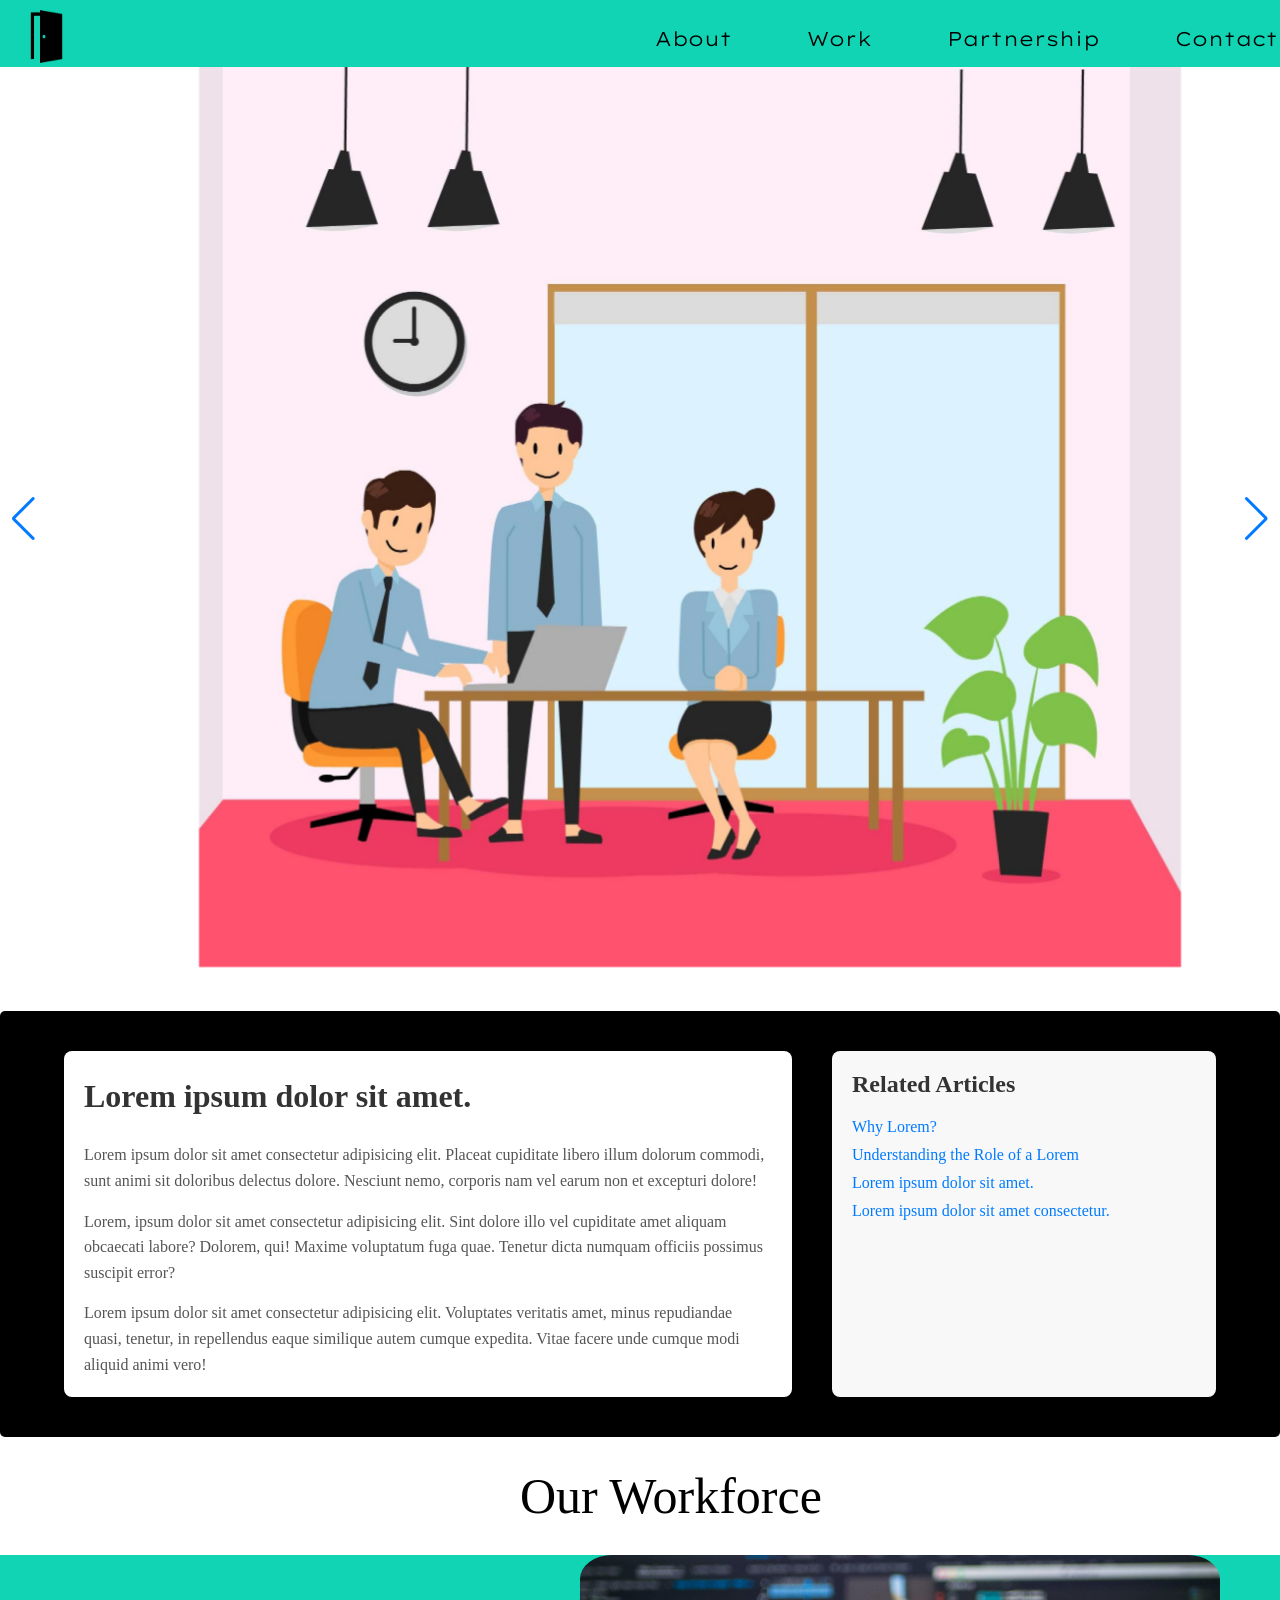
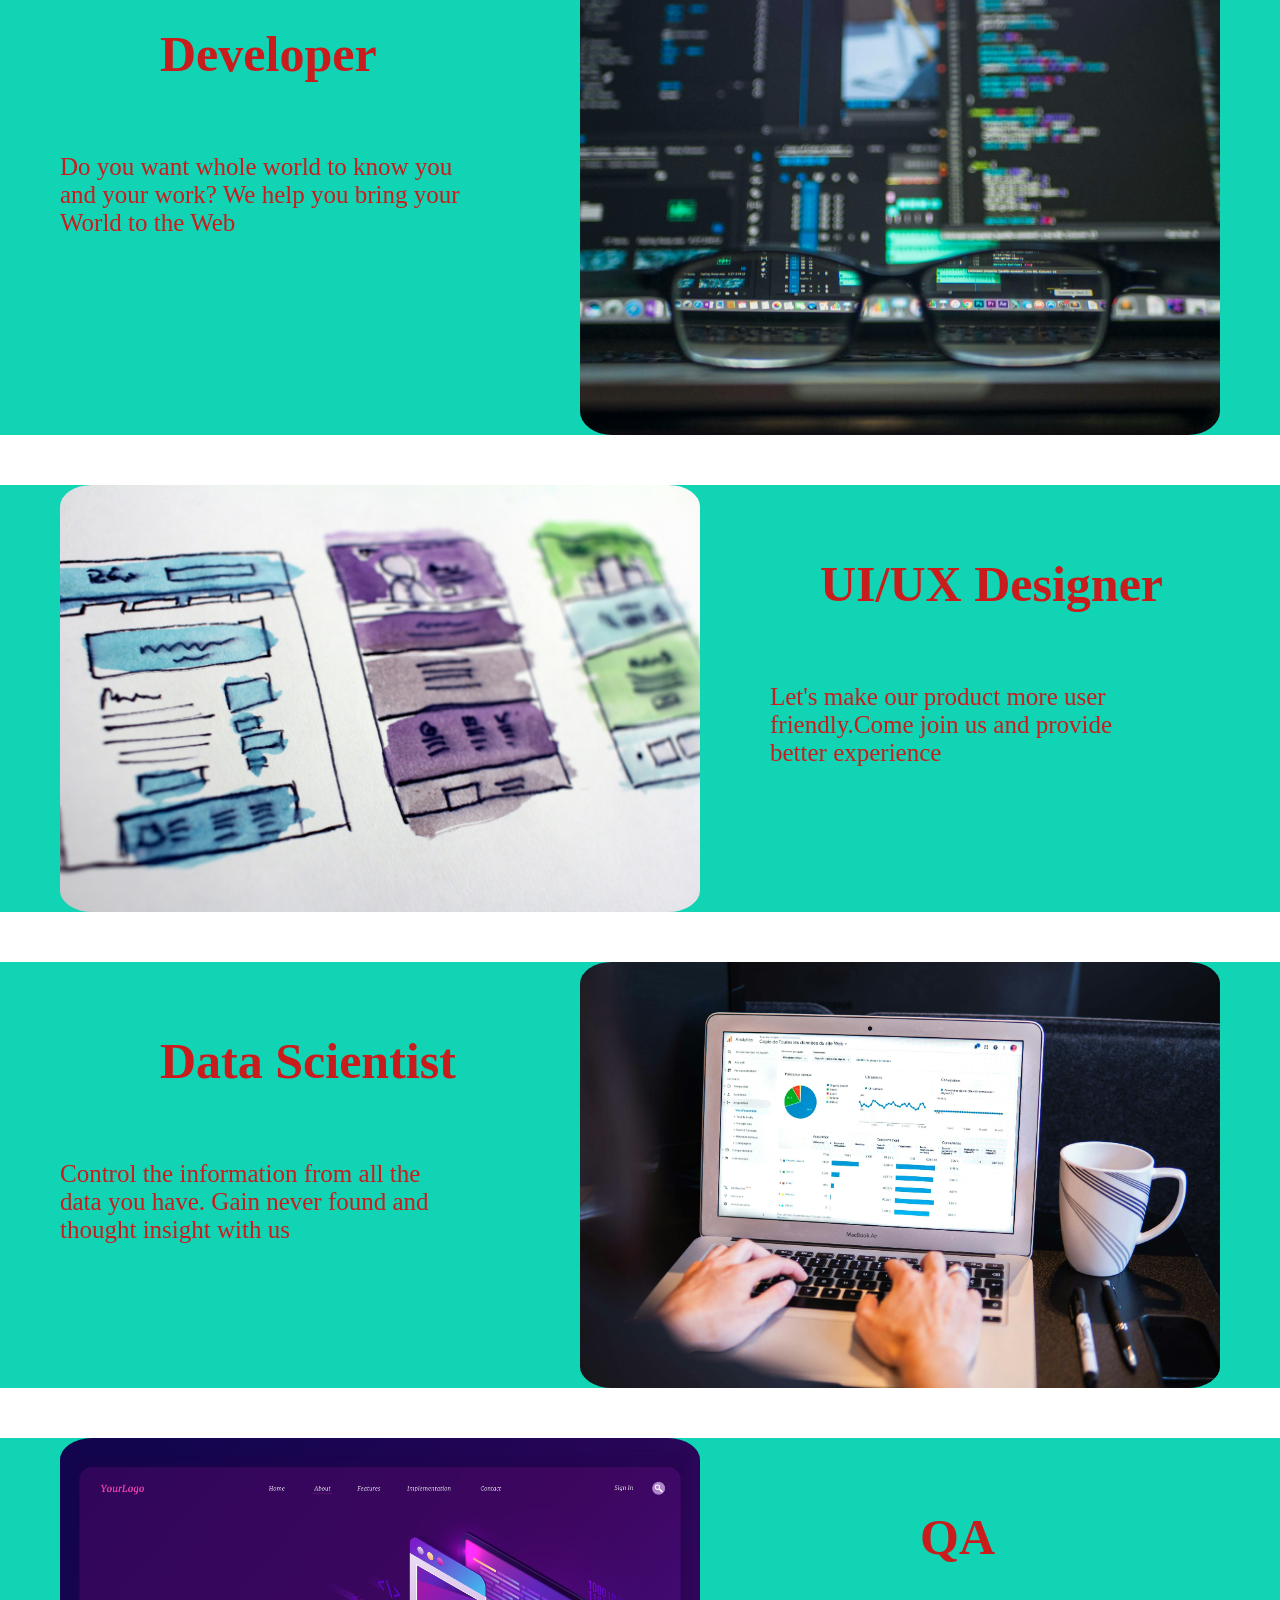
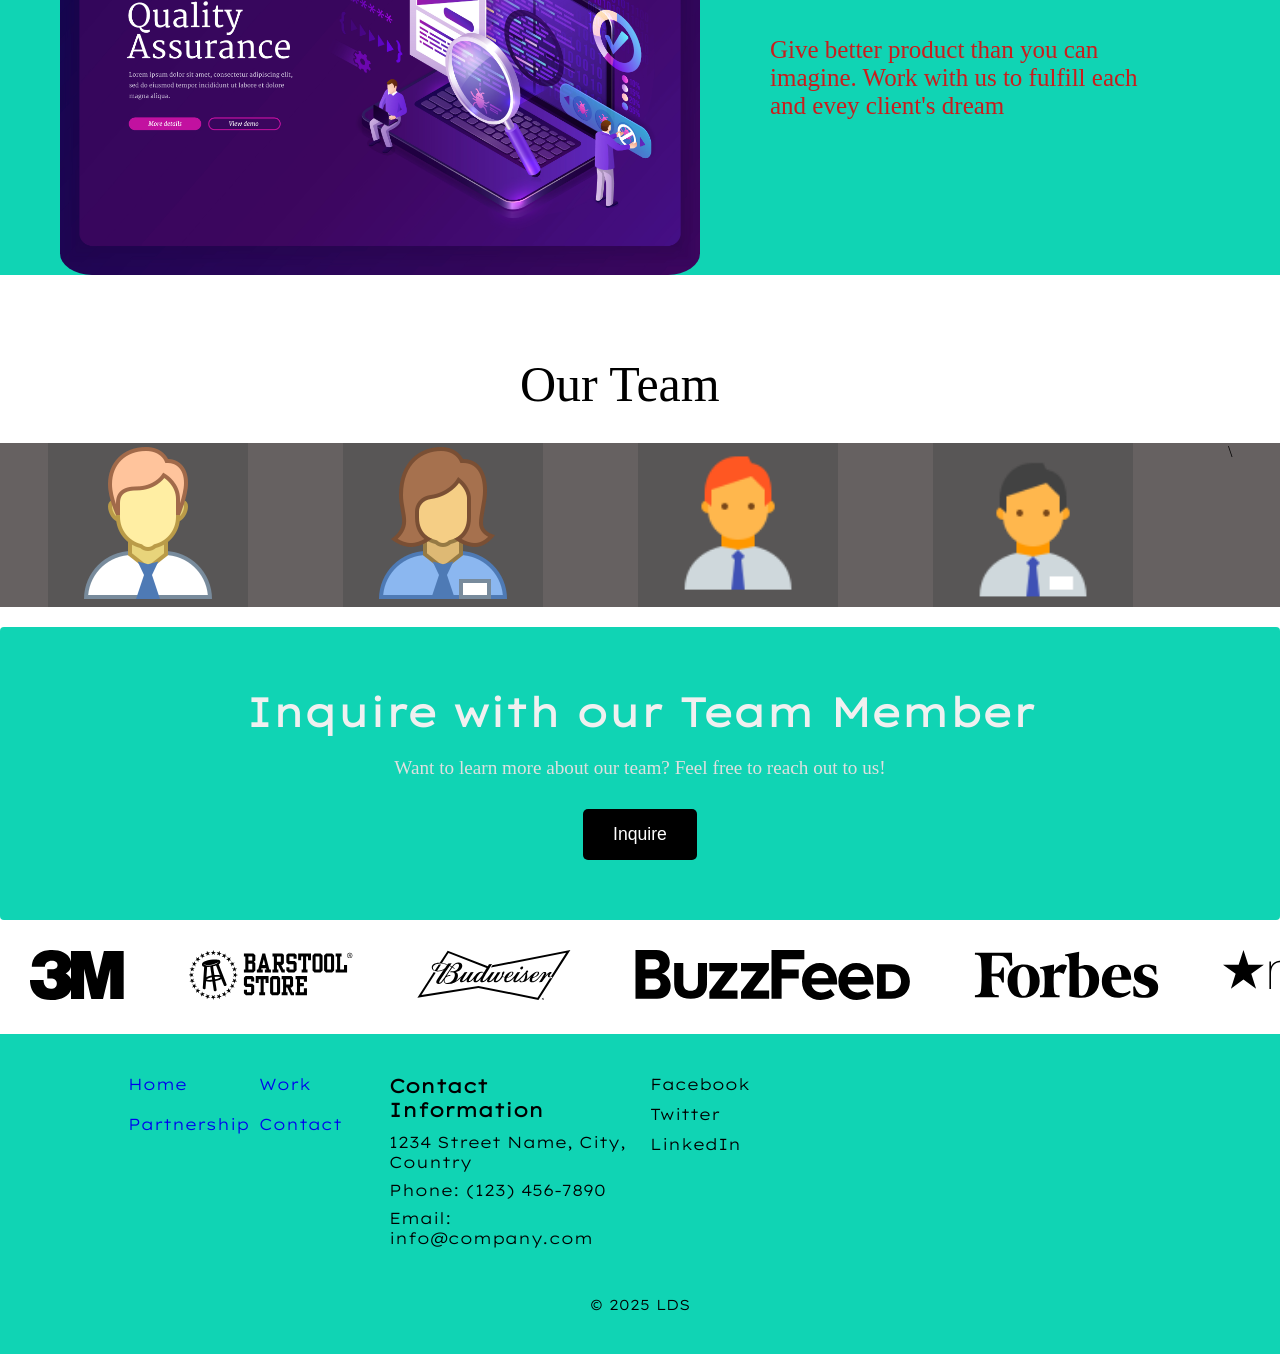
<file: index.html>
<!DOCTYPE html>
<html>
  <head>
    <meta http-equiv="Content-Type" content="text/html;charset=UTF-8" />
    <meta name="viewport" content="width=device-width, initial-scale=1.0" />
    <link
      rel="stylesheet"
      href="https://cdn.jsdelivr.net/npm/swiper@11/swiper-bundle.min.css"
    />
    <link
      rel="stylesheet"
      href="https://cdn.jsdelivr.net/npm/@fancyapps/ui@4.0/dist/fancybox.css"
    />
    <link rel="stylesheet" href="assets/scss/design.css" />
    <title>DLS Website</title>
  </head>
  <body>
    <header class="header">
      <div class="head-div">
        <a href="#" title="Door Solutions">
          <img
            class="company-logo"
            src="images/opened-door-aperture.png"
            alt="https://www.flaticon.com/free-icons/door"
          />
        </a>
        <nav>
          <ul>
            <li>
              <a href="#">About</a>
              <ul class="dropdown">
                <li><a href="#about1">About 1</a></li>
                <li><a href="#about2">About 2</a></li>
              </ul>
            </li>
            <li>
              <a href="#container-2">Work</a>
              <ul class="dropdown">
                <li><a href="#project1">Project 1</a></li>
                <li><a href="#project2">Project 2</a></li>
              </ul>
            </li>
            <li>
              <a href="#partnership">Partnership</a>
              <ul class="dropdown">
                <li><a href="#partner1">Partner 1</a></li>
                <li><a href="#partner2">Partner 2</a></li>
              </ul>
            </li>
            <li>
              <a href="#footer">Contact</a>
              <ul class="dropdown">
                <li><a href="#contact1">Contact 1</a></li>
                <li><a href="#contact2">Contact 2</a></li>
              </ul>
            </li>
          </ul>
        </nav>
      </div>
    </header>
    <div id="container-1">
      <section class="swiper-container">
        <div class="swiper-wrapper">
          <!-- Slide 1 -->
          <div class="swiper-slide">
            <div class="swiper-slide-content">
              
              <img
                class="workhub"
                src="assets/uploads/21114021.jpg"
                alt="freepik.com"
              />
            </div>
          </div>
          <!-- Slide 2 -->
          <div class="swiper-slide">
            <div class="swiper-slide-content">
              <img src="assets/uploads/10032888.jpg" alt="office image 2" />
            </div>
          </div>
          <!-- Slide 3 -->
          <div class="swiper-slide">
            <div class="swiper-slide-content">
              <img src="assets/uploads/5375782.jpg" alt="office image 3" />
            </div>
          </div>
        </div>

        <div class="swiper-button-next"></div>
        <div class="swiper-button-prev"></div>
      </section>
    </div>

    <section id="article-aside">
  <article class="main-article">
    <h2>Lorem ipsum dolor sit amet.</h2>
    <p>
      Lorem ipsum dolor sit amet consectetur adipisicing elit. Placeat cupiditate libero illum dolorum commodi, sunt animi sit doloribus delectus dolore. Nesciunt nemo, corporis nam vel earum non et excepturi dolore!
    </p>
    <p>
      Lorem, ipsum dolor sit amet consectetur adipisicing elit. Sint dolore illo vel cupiditate amet aliquam obcaecati labore? Dolorem, qui! Maxime voluptatum fuga quae. Tenetur dicta numquam officiis possimus suscipit error?
    </p>
    <p>
      Lorem ipsum dolor sit amet consectetur adipisicing elit. Voluptates veritatis amet, minus repudiandae quasi, tenetur, in repellendus eaque similique autem cumque expedita. Vitae facere unde cumque modi aliquid animi vero!
    </p>
  </article>

  <aside class="related-info">
    <h3>Related Articles</h3>
    <ul>
      <li><a href="#">Why Lorem?</a></li>
      <li><a href="#">Understanding the Role of a Lorem</a></li>
      <li><a href="#">Lorem ipsum dolor sit amet.</a></li>
      <li><a href="#">Lorem ipsum dolor sit amet consectetur.</a></li>
    </ul>
  </aside>
</section>

    <div class="work">Our Workforce</div>
    <section id="container-2">
      <div class="developer">
        <div>
          <h2>Developer</h2>
          <p>
            Do you want whole world to know you and your work? We help you bring
            your World to the Web
          </p>
        </div>
        <img src="assets/uploads/dev.jpg" alt="Coding for development" />
      </div>
      <div class="ui-ux" id="reverse">
        <div>
          <h2>UI/UX Designer</h2>
          <p>
            Let's make our product more user friendly.Come join us and provide
            better experience
          </p>
        </div>
        <img src="assets/uploads/ux.jpg" alt="Coding for development" />
      </div>
      <div class="data-scientist">
        <div>
          <h2>Data Scientist</h2>
          <p>
            Control the information from all the data you have. Gain never found
            and thought insight with us
          </p>
        </div>
        <img src="assets/uploads/data.jpg" alt="Coding for development" />
      </div>
      <div class="qa reversed">
        <div>
          <h2>QA</h2>
          <p>
            Give better product than you can imagine. Work with us to fulfill
            each and evey client's dream
          </p>
        </div>
        <img src="assets/uploads/qa.jpg" alt="Coding for development" />
      </div>
    </section>
    <div class="team">Our Team</div>
    <section class="member">
      <a href="#slide1" data-fancybox="gallery">
            <div class="person">
              <img
                src="assets/logo/icons8-employee-160 -male.png"
                alt="employee1"
                srcset="">
            </div>
          </a>
          <a href="#slide2" data-fancybox="gallery">
            <div class="person">
              <img
                src="assets/logo/icons8-employee-160.png"
                alt="employee2"
                srcset=""
              />
            </div>
          </a>
        
          <a href="#slide3" data-fancybox="gallery">
            <div class="person">
              <img
                src="assets/logo/icons8-employee-96.png"
                alt="employee3"
                style="width: 160px"
              />
            </div>
          </a>

          <a href="#slide4" data-fancybox="gallery">
            <div class="person">
              <img
                src="assets/logo/icons8-employee-96 (1).png"
                alt="employee4"
                style="width: 160px"
              />
            </div>
          </a>
      </div>

          <!-- hidden div for fancybox -->

      <div style="display: none" id="slide1">
         <div class="profile-container">
          <img src="assets/logo/icons8-employee-160 -male.png" alt="Employee1" class="profile-img">
          <div class="profile-content">
            <h3>Employee1</h3>
            <p class="designation">Software Engineer</p>
            <p class="description">Employee1 is a skilled developer with a passion for building scalable web applications and optimizing backend systems. With 5 years of experience in full-stack development, he thrives in dynamic, collaborative environments.</p>
        
            <div class="social-links">
              <a href="#" target="_blank" class="social-link">LinkedIn</a>
              <a href="#" target="_blank" class="social-link">GitHub</a>
              <a href="#" target="_blank" class="social-link">Twitter</a>
            </div>
          </div>
        </div>
      </div>

      <div style="display: none" id="slide2">
       <div class="profile-container">
          <img src="assets/logo/icons8-employee-160.png" alt="Employee2" class="profile-img">
          <div class="profile-content">
            <h3>Employee2</h3>
            <p class="designation">UI/UX Designer</p>
            <p class="description">Employee2 is a skilled designer with a passion for building various design. With 5 years of experience in UI/UX, she thrives in dynamic, collaborative environments.</p>
        
            <div class="social-links">
              <a href="#" target="_blank" class="social-link">LinkedIn</a>
              <a href="#" target="_blank" class="social-link">GitHub</a>
              <a href="#" target="_blank" class="social-link">Twitter</a>
            </div>
          </div>
        </div>
      </div>

       <div style="display: none" id="slide3">
       <div class="profile-container">
          <img src="assets/logo/icons8-employee-96.png" alt="Employee3" class="profile-img">
          <div class="profile-content">
            <h3>Employee3</h3>
            <p class="designation">Data Scientist</p>
            <p class="description">Employee3 is a skilled data scientist with a passion for building various data pipeline and data analysis. With 5 years of experience in data sector, he thrives in dynamic, collaborative environments.</p>
        
            <div class="social-links">
              <a href="#" target="_blank" class="social-link">LinkedIn</a>
              <a href="#" target="_blank" class="social-link">GitHub</a>
              <a href="#" target="_blank" class="social-link">Twitter</a>
            </div>
          </div>
        </div>
      </div>
      \ <div style="display: none" id="slide4">
       <div class="profile-container">
          <img src="assets/logo/icons8-employee-96 (1).png" alt="employee4" class="profile-img">
          <div class="profile-content">
            <h3>Employee4</h3>
            <p class="designation">QA</p>
            <p class="description">Employee4 is a skilled designer with a passion for testing bugs and errors. With 5 years of experience in QA, he thrives in dynamic, collaborative environments.</p>
        
            <div class="social-links">
              <a href="#" target="_blank" class="social-link">LinkedIn</a>
              <a href="#" target="_blank" class="social-link">GitHub</a>
              <a href="#" target="_blank" class="social-link">Twitter</a>
            </div>
          </div>
        </div>
      </div>
    </section>

    <section class="call">
      <h2>Inquire with our Team Member</h2>
      <div>
      <p>Want to learn more about our team? Feel free to reach out to us!</p>
      <button>Inquire</button>
      </div>
    </section>

    <div id="partnership">
      <div class="logos">
        <img src="assets/logo/3m.svg" alt="3m logo" />
        <img src="assets/logo/barstool-store.svg" alt="barstool-store logo" />
        <img src="assets/logo/budweiser.svg" alt="budweiser logo" />
        <img src="assets/logo/buzzfeed.svg" alt="buzzfeed logo" />
        <img src="assets/logo/forbes.svg" alt="forbes logo" />
        <img src="assets/logo/macys.svg" alt="macys logo" />
        <img src="assets/logo/menshealth.svg" alt="menshealth logo" />
        <img src="assets/logo/mrbeast.svg" alt="mrbeast logo" />
      </div>
      <div class="logos">
        <img src="assets/logo/3m.svg" alt="3m logo" />
        <img src="assets/logo/barstool-store.svg" alt="barstool-store logo" />
        <img src="assets/logo/budweiser.svg" alt="budweiser logo" />
        <img src="assets/logo/buzzfeed.svg" alt="buzzfeed logo" />
        <img src="assets/logo/forbes.svg" alt="forbes logo" />
        <img src="assets/logo/macys.svg" alt="macys logo" />
        <img src="assets/logo/menshealth.svg" alt="menshealth logo" />
        <img src="assets/logo/mrbeast.svg" alt="mrbeast logo" />
      </div>
    </div>
   

    <div id="footer">
      <div class="footer-nav">
       <ul>
         <li><a href="#">Home</a></li>
         <li><a href="#container-2">Work</a></li>
         <li><a href="#partnership">Partnership</a></li>
         <li><a href="#contact">Contact</a></li>
       </ul>
      </div>
      <div class="information">
        <h3>Contact Information</h3>
       <p>1234 Street Name, City, Country</p>
       <p>Phone: (123) 456-7890</p>
       <p>Email: info@company.com</p>
      </div>
      <div class="links">
        <a href="https://www.facebook.com/">Facebook</a>
        <a href="https://www.facebook.com/">Twitter</a>
        <a href="https://www.facebook.com/">LinkedIn</a>
      </div>
        <p class="copyright">&copy; 2025 LDS</p>
    </div>

    <script src="https://unpkg.com/swiper/swiper-bundle.min.js"></script>
    <script src="https://cdn.jsdelivr.net/npm/@fancyapps/ui@4.0/dist/fancybox.umd.js"></script>
    <script src="/assets/js/development/script.js"></script>
  </body>
</html>
</file>
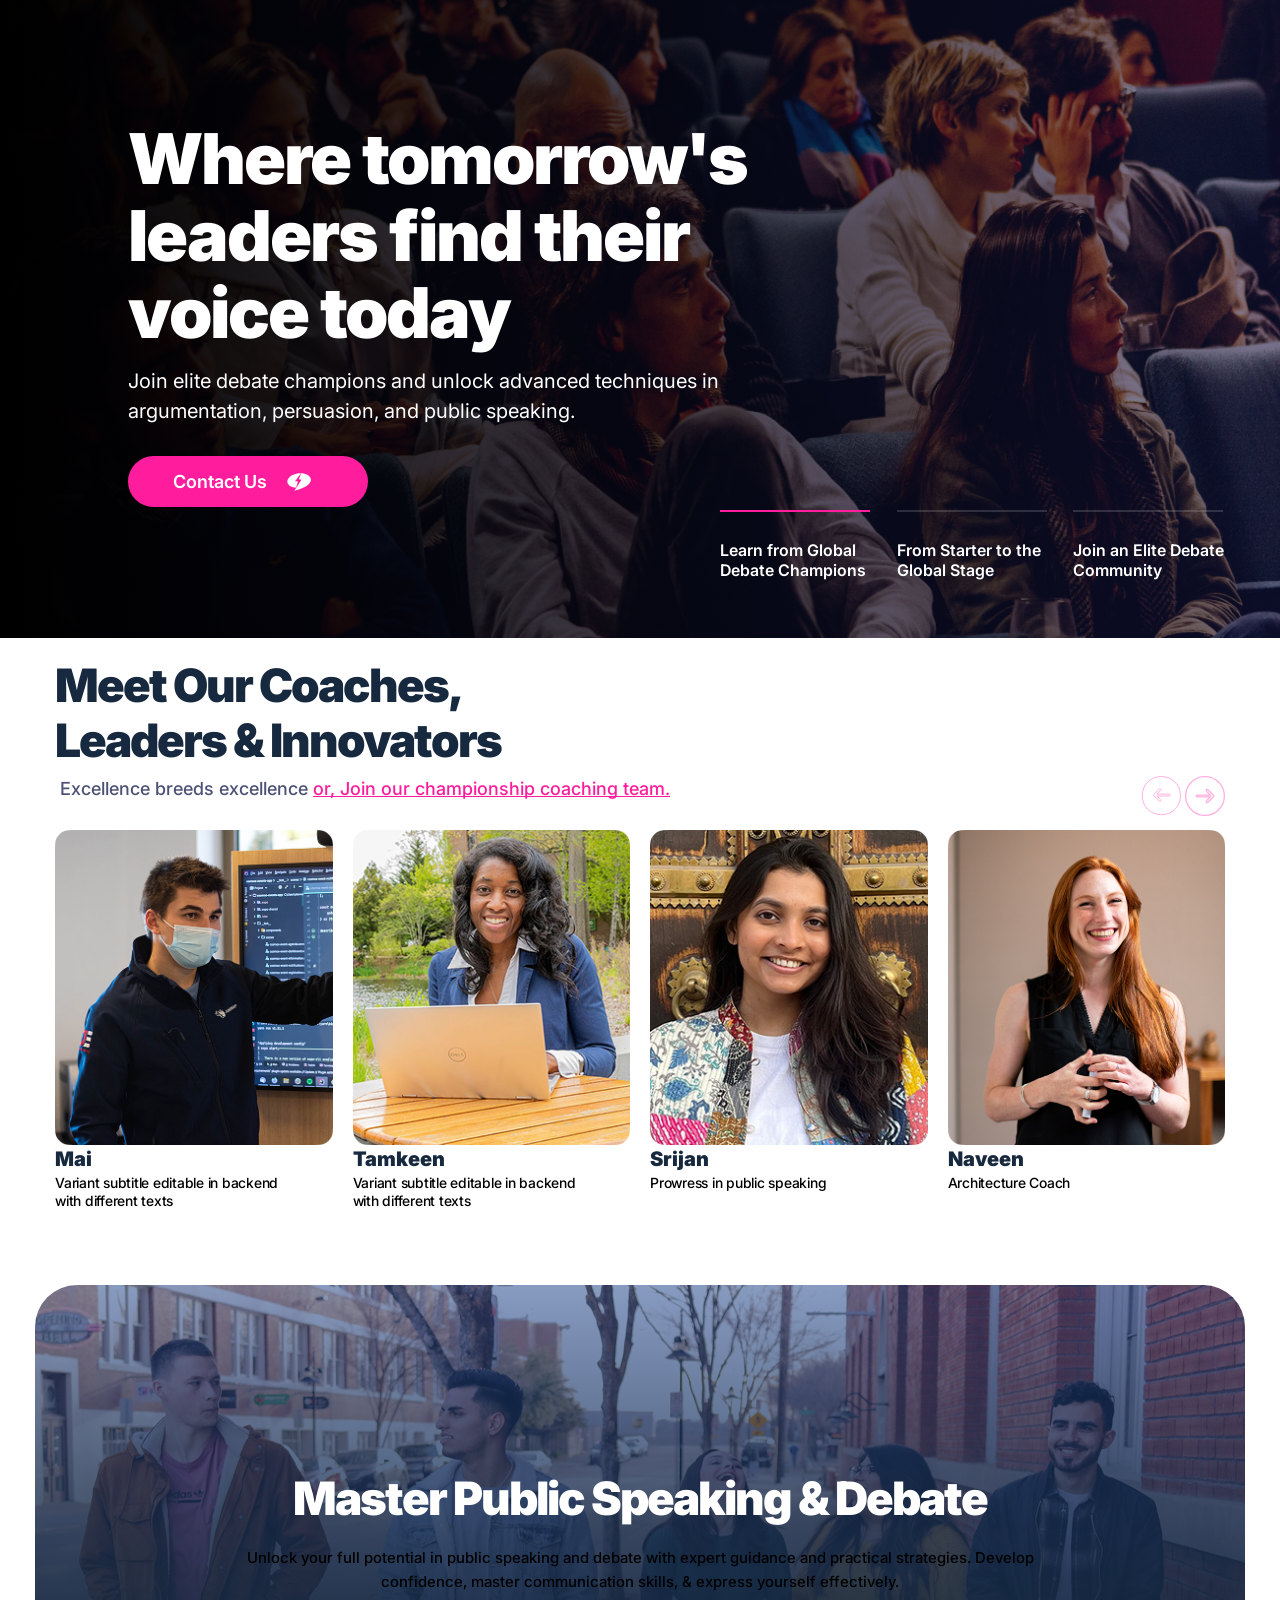
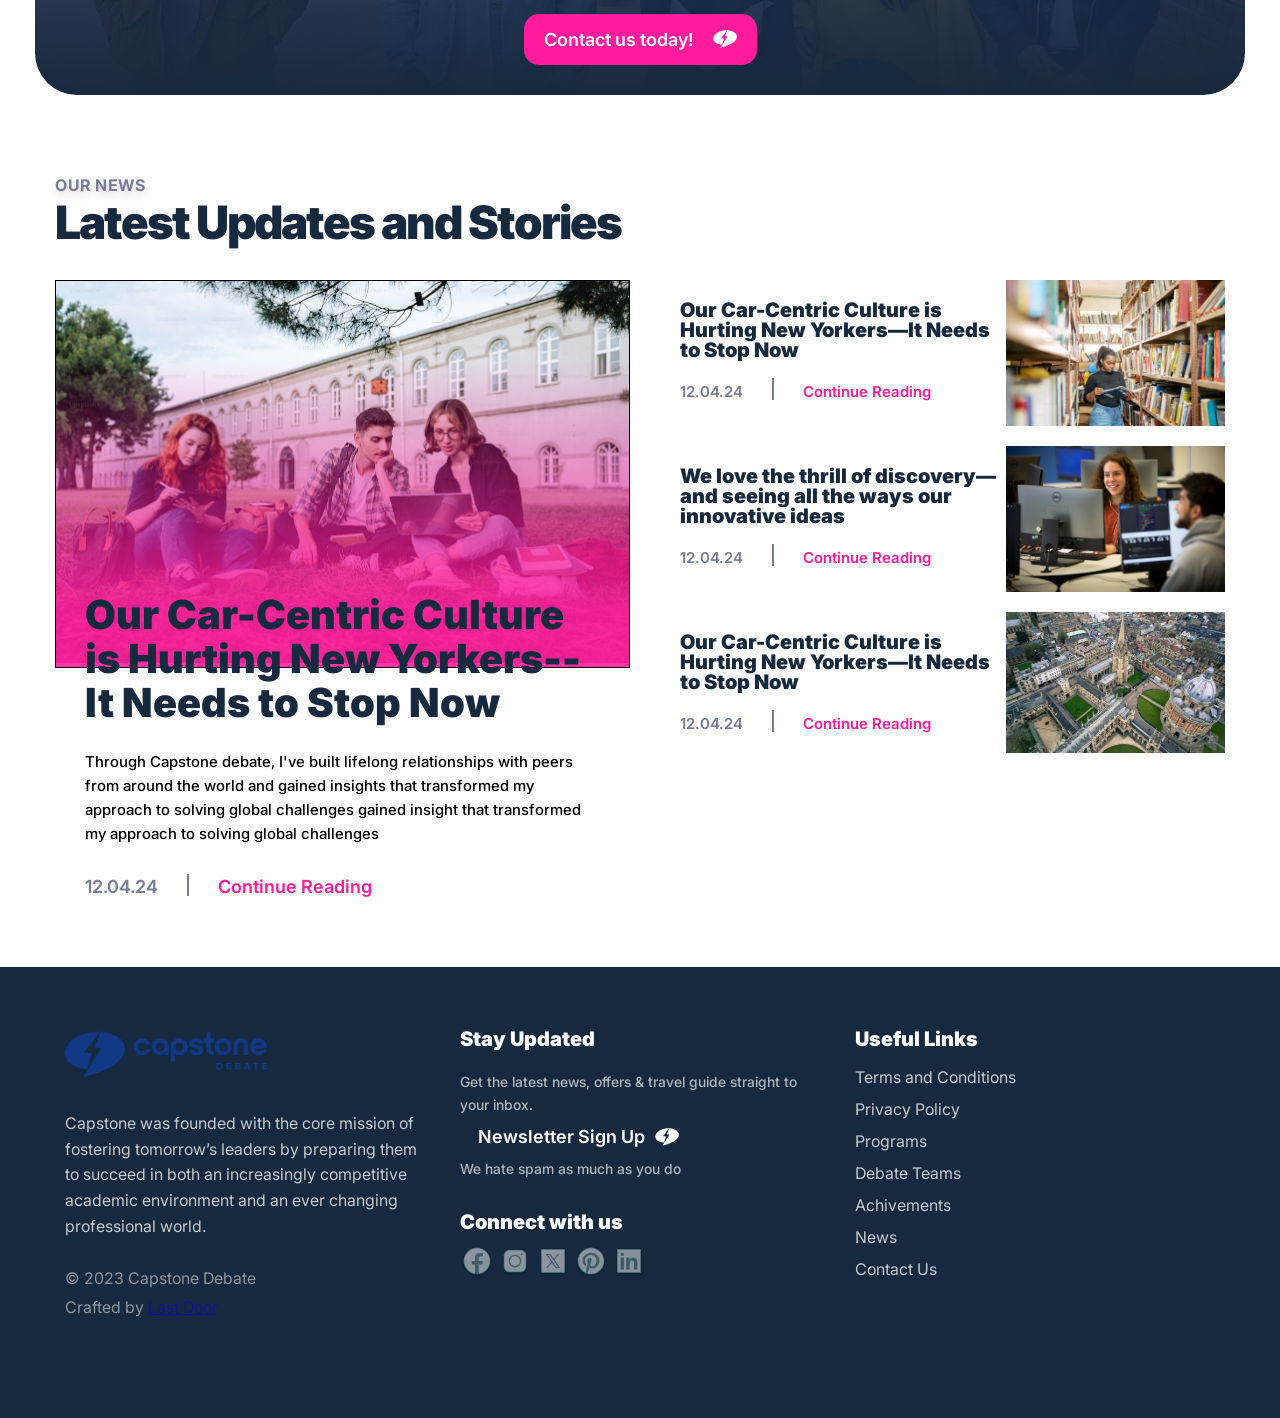
<file: Day-06/index.html>
<!DOCTYPE html>
<html lang="en">
  <head>
    <meta charset="UTF-8" />
    <meta name="viewport" content="width=device-width, initial-scale=1.0" />
    <title>Day-06</title>
    <link
      rel="stylesheet"
      href="https://cdn.jsdelivr.net/npm/swiper@11/swiper-bundle.min.css"
    />
    <link
      rel="stylesheet"
      href="https://cdn.jsdelivr.net/npm/@fancyapps/ui@4.0/dist/fancybox.css"
    />
    <link rel="stylesheet" href="assets/scss/style.css" />
  </head>
  <body>
    <div class="hero">
      <div class="myswiper2">
        <div class="swiper-wrapper">
          <div class="swiper-slide">
            <div class="hero__profile-wrapper">
              <div class="hero__content-wrapper">
                <h2 class="hero__heading">
                  Where tomorrow's leaders find their voice today
                </h2>
                <p class="hero__content">
                  Join elite debate champions and unlock advanced techniques in
                  argumentation, persuasion, and public speaking.
                </p>
              </div>
              <div class="hero__action">
                <button class="hero__button">Contact Us</button>
                <svg class="icon-Vector-1">
                  <use href="#icon-Vector-1"></use>
                </svg>
              </div>
            </div>
          </div>

          <div class="swiper-slide">
            <div class="hero__profile-wrapper">
              <div class="hero__content-wrapper">
                <h2 class="hero__heading">
                  Where today's leaders helps leaders of tomorrow
                  <!-- Meet leader of tomorrow -->
                </h2>
                <p class="hero__content">
                  Lorem ipsum dolor sit amet consectetur adipisicing elit.
                  Voluptate, nulla?
                </p>
              </div>
              <div class="hero__action">
                <button class="hero__button">Contact Us</button>
                <svg class="icon-Vector-1">
                  <use href="#icon-Vector-1"></use>
                </svg>
              </div>
            </div>
          </div>

          <div class="swiper-slide">
            <div class="hero__profile-wrapper">
              <div class="hero__content-wrapper">
                <h2 class="hero__heading">
                  Where past,present and future meet
                </h2>
                <p class="hero__content">
                  Join elite debate champions and unlock advanced techniques in
                  argumentation, persuasion, and public speaking.
                </p>
              </div>
              <div class="hero__action">
                <button class="hero__button">Contact Us</button>
                <svg class="icon-Vector-1">
                  <use href="#icon-Vector-1"></use>
                </svg>
              </div>
            </div>
          </div>
        </div>
      </div>

      <div thumbsSlider="" class="myswiper">
        <div class="swiper-wrapper">
          <div class="swiper-slide">
            <div class="hero__thumbnail">
              <div class="hero__progress-bar">
                <div class="hero__progress-bar-fill"></div>
              </div>
              <p class="hero__thumbnail-info">
                Learn from Global Debate Champions
              </p>
            </div>
          </div>
          <div class="swiper-slide">
            <div class="hero__thumbnail">
              <div class="hero__progress-bar">
                <div class="hero__progress-bar-fill"></div>
              </div>
              <p class="hero__thumbnail-info">
                From Starter to the Global Stage
              </p>
            </div>
          </div>
          <div class="swiper-slide">
            <div class="hero__thumbnail">
              <div class="hero__progress-bar">
                <div class="hero__progress-bar-fill"></div>
              </div>
              <p class="hero__thumbnail-info">Join an Elite Debate Community</p>
            </div>
          </div>
        </div>
      </div>
    </div>

    <div class="container">
      <div class="heading">
        <div class="heading__wrapper">
          <h2 class="heading__title">
            Meet Our Coaches,<br />
            Leaders & Innovators
          </h2>
          <p class="heading__content">
             Excellence breeds excellence
            <a href="#" class="heading__content__link">
              or, Join our championship coaching team.</a
            >
          </p>
          <div class="heading__icon-container">
            <svg class="swiper-button-prev">
              <use href="#icon-left"></use>
            </svg>
            <svg class="swiper-button-next">
              <use href="#icon-right"></use>
            </svg>
          </div>
        </div>
      </div>
      <div class="team">
        <div class="swiper-container">
          <div class="swiper-wrapper">
            <div class="swiper-slide">
              <div class="swiper-slide-content">
                <div class="team__member">
                  <img
                    src="assets/uploads/image.png"
                    alt="employee1"
                    class="team__image"
                  />
                  <h3 class="team__member__name">Mai</h3>
                  <p class="team__member__info">
                    Variant subtitle editable in backend with different texts
                  </p>
                  <a
                    class="team__member-link"
                    href="#slide1"
                    data-fancybox="gallery"
                  >
                  </a>
                </div>
              </div>
            </div>
            <div class="swiper-slide">
              <div class="swiper-slide-content">
                <div class="team__member">
                  <img
                    src="assets/uploads/image(1).png"
                    alt="employee1"
                    class="team__image"
                  />
                  <h3 class="team__member__name">Tamkeen</h3>
                  <p class="team__member__info">
                    Variant subtitle editable in backend with different texts
                  </p>
                  <a
                    class="team__member-link"
                    href="#slide2"
                    data-fancybox="gallery"
                  ></a>
                </div>
              </div>
            </div>
            <div class="swiper-slide">
              <div class="swiper-slide-content">
                <div class="team__member">
                  <img
                    src="assets/uploads/image(2).png"
                    alt="employee1"
                    class="team__image"
                  />

                  <h3 class="team__member__name">Srijan</h3>
                  <p class="team__member__info">Prowress in public speaking</p>
                  <a
                    class="team__member-link"
                    href="#slide3"
                    data-fancybox="gallery"
                  ></a>
                </div>
              </div>
            </div>
            <div class="swiper-slide">
              <div class="swiper-slide-content">
                <div class="team__member">
                  <img
                    src="assets/uploads/image(3).png"
                    alt="employee1"
                    class="team__image"
                  />
                  <h3 class="team__member__name">Naveen</h3>
                  <p class="team__member__info">Architecture Coach</p>
                  <a
                    class="team__member-link"
                    href="#slide4"
                    data-fancybox="gallery"
                  ></a>
                </div>
              </div>
            </div>
          </div>
        </div>
        <div style="display: none" id="slide1">
          <div class="profile__container">
            <img
              src="assets/uploads/image.png"
              alt="Employee1"
              class="profile__img"
            />
            <div class="profile__content">
              <h3 class="profile__title">Mai</h3>
              <p class="designation">Software Engineer</p>
              <p class="description">
                Lorem ipsum dolor sit amet consectetur adipisicing elit. Dolor
                culpa deserunt eos, quae dolorem nostrum totam qui molestias
                sunt ipsum omnis at ex ducimus soluta hic veniam reiciendis,
                dolorum cupiditate.
              </p>
              <div class="social-links">
                <svg width="34" height="34" class="footer__icon">
                  <use xlink:href="#icon-Facebook"></use>
                </svg>

                <svg class="footer__icon">
                  <use xlink:href="#icon-Instagram"></use>
                </svg>

                <svg class="footer__icon">
                  <use xlink:href="#icon-TwitterX"></use>
                </svg>

                <svg class="footer__icon">
                  <use xlink:href="#icon-Pinterest"></use>
                </svg>

                <svg class="footer__icon">
                  <use xlink:href="#icon-LinkedIn"></use>
                </svg>
              </div>
            </div>
          </div>
        </div>
        <div style="display: none" id="slide2">
          <div class="profile__container">
            <img
              src="assets/uploads/image(1).png"
              alt="Employee2"
              class="profile__img"
            />
            <div class="profile__content">
              <h3 class="profile__title">Tamkeen</h3>
              <p class="designation">Software Development</p>
              <p class="description">
                Lorem ipsum dolor sit amet consectetur adipisicing elit. Dolor
                culpa deserunt eos, quae dolorem nostrum totam qui molestias
                sunt ipsum omnis at ex ducimus soluta hic veniam reiciendis,
                dolorum cupiditate.
              </p>
              <div class="social-links">
                <svg width="34" height="34" class="footer__icon">
                  <use xlink:href="#icon-Facebook"></use>
                </svg>

                <svg class="footer__icon">
                  <use xlink:href="#icon-Instagram"></use>
                </svg>

                <svg class="footer__icon">
                  <use xlink:href="#icon-TwitterX"></use>
                </svg>

                <svg class="footer__icon">
                  <use xlink:href="#icon-Pinterest"></use>
                </svg>

                <svg class="footer__icon">
                  <use xlink:href="#icon-LinkedIn"></use>
                </svg>
              </div>
            </div>
          </div>
        </div>
        <div style="display: none" id="slide3">
          <div class="profile__container">
            <img
              src="assets/uploads/image(2).png"
              alt="Employee3"
              class="profile__img"
            />
            <div class="profile__content">
              <h3 class="profile__title">Srijan</h3>
              <p class="designation">public Speaker</p>
              <p class="description">
                Lorem ipsum dolor sit amet consectetur adipisicing elit. Dolor
                culpa deserunt eos, quae dolorem nostrum totam qui molestias
                sunt ipsum omnis at ex ducimus soluta hic veniam reiciendis,
                dolorum cupiditate.
              </p>
              <div class="social-links">
                <svg width="34" height="34" class="footer__icon">
                  <use xlink:href="#icon-Facebook"></use>
                </svg>

                <svg class="footer__icon">
                  <use xlink:href="#icon-Instagram"></use>
                </svg>

                <svg class="footer__icon">
                  <use xlink:href="#icon-TwitterX"></use>
                </svg>

                <svg class="footer__icon">
                  <use xlink:href="#icon-Pinterest"></use>
                </svg>

                <svg class="footer__icon">
                  <use xlink:href="#icon-LinkedIn"></use>
                </svg>
              </div>
            </div>
          </div>
        </div>
        <div style="display: none" id="slide4">
          <div class="profile__container">
            <img
              src="assets/uploads/image(3).png"
              alt="employee4"
              class="profile__img"
            />
            <div class="profile__content">
              <h3 class="profile__title">Naveen</h3>
              <p class="designation">Architecture</p>
              <p class="description">
                Lorem ipsum dolor sit amet consectetur adipisicing elit. Dolor
                culpa deserunt eos, quae dolorem nostrum totam qui molestias
                sunt ipsum omnis at ex ducimus soluta hic veniam reiciendis,
                dolorum cupiditate.
              </p>
              <div class="social-links">
                <svg width="34" height="34" class="footer__icon">
                  <use xlink:href="#icon-Facebook"></use>
                </svg>

                <svg class="footer__icon">
                  <use xlink:href="#icon-Instagram"></use>
                </svg>

                <svg class="footer__icon">
                  <use xlink:href="#icon-TwitterX"></use>
                </svg>

                <svg class="footer__icon">
                  <use xlink:href="#icon-Pinterest"></use>
                </svg>

                <svg class="footer__icon">
                  <use xlink:href="#icon-LinkedIn"></use>
                </svg>
              </div>
            </div>
          </div>
        </div>
      </div>
    </div>

    <div class="container">
      <div class="cta">
        <div class="cta__content-box">
          <h2 class="cta__heading">Master Public Speaking & Debate</h2>
          <p class="cta__content">
            Unlock your full potential in public speaking and debate with expert
            guidance and practical strategies. Develop confidence, master
            communication skills, & express yourself effectively.
          </p>

          <div class="cta__action">
            <button class="cta__button">Contact us today!</button>
            <svg class="icon-Vector-1">
              <use href="#icon-Vector-1"></use>
            </svg>
          </div>
        </div>
      </div>
    </div>

    <div class="container">
      <section class="news">
        <div class="news__header">
          <h2 class="news__title">Latest Updates and Stories</h2>
          <p class="news__info">OUR NEWS</p>
        </div>
        <article class="news__article">
          <div class="news__main">
            <div class="news__main-image-wrapper">
              <img
                src="assets/uploads/main1.jfif"
                alt="walking joyously"
                class="news__main-image"
              />
            </div>
            <div class="news__main-content-wrapper">
              <h2 class="news__main-title">
                Our Car-Centric Culture is Hurting New Yorkers--It Needs to Stop
                Now
              </h2>
              <p class="news__main-content">
                Through Capstone debate, I've built lifelong relationships with
                peers from around the world and gained insights that transformed
                my approach to solving global challenges gained insight that
                transformed my approach to solving global challenges
              </p>
              <div class="news__article-footer">
                <time datetime="2024-12-04" class="news__article__time"
                  >12.04.24</time
                >
                <div class="news__article-footer-divider"></div>
                <a href="#" class="news__article__link">Continue Reading</a>
              </div>
            </div>
          </div>
          <div class="news__sub">
            <div class="news__sub-container">
              <div class="news__sub-item">
                <h3 class="news__sub-title">
                  Our Car-Centric Culture is Hurting New Yorkers—It Needs to
                  Stop Now
                </h3>
                <!-- <div class="article__news__sub-footer">
                  <time datetime="2024-12-04" class="article__news__time"
                    >12.04.24</time
                  >
                  <a href="#" class="article__news__link">Continue Reading</a>
                </div> -->
                <div class="news__article-footer">
                  <time
                    datetime="2024-12-04"
                    class="news__article__time news__article__time--smaller"
                    >12.04.24</time
                  >
                  <div class="news__article-footer-divider"></div>
                  <a
                    href="#"
                    class="news__article__link news__article__link--smaller"
                    >Continue Reading</a
                  >
                </div>
              </div>
              <img
                src="assets/uploads/side1.jfif"
                alt="reading"
                class="news__sub-image"
              />
            </div>
            <div class="news__sub-container">
              <div class="news__sub-item">
                <h3 class="news__sub-title">
                  We love the thrill of discovery—and seeing all the ways our
                  innovative ideas
                </h3>
                <!-- <div class="article__news__sub-footer">
                  <time datetime="2024-12-04" class="article__news__time"
                    >12.04.24</time
                  >
                  <a href="#" class="article__news__link">Continue Reading</a>
                </div> -->
                <div class="news__article-footer">
                  <time
                    datetime="2024-12-04"
                    class="news__article__time news__article__time--smaller"
                    >12.04.24</time
                  >
                  <div class="news__article-footer-divider"></div>
                  <a
                    href="#"
                    class="news__article__link news__article__link--smaller"
                    >Continue Reading</a
                  >
                </div>
              </div>
              <img
                src="assets/uploads/side2.png"
                alt="reading"
                class="news__sub-image"
              />
            </div>
            <div class="news__sub-container">
              <div class="news__sub-item">
                <h3 class="news__sub-title">
                  Our Car-Centric Culture is Hurting New Yorkers—It Needs to
                  Stop Now
                </h3>
                <!-- <div class="article__news__sub-footer">
                  <time datetime="2024-12-04" class="article__news__time"
                    >12.04.24</time
                  >
                  <a href="#" class="article__news__link">Continue Reading</a>
                </div> -->
                <div class="news__article-footer">
                  <time
                    datetime="2024-12-04"
                    class="news__article__time news__article__time--smaller"
                    >12.04.24</time
                  >
                  <div class="news__article-footer-divider"></div>
                  <a
                    href="#"
                    class="news__article__link news__article__link--smaller"
                    >Continue Reading</a
                  >
                </div>
              </div>
              <img
                src="assets/uploads/side3.png"
                alt="reading"
                class="news__sub-image"
              />
            </div>
          </div>
        </article>
      </section>
    </div>
    <footer id="footer">
      <div class="footer__wrapper">
        <div class="footer__left">
          <div class="footer__left-box">
            <img
              src="assets/uploads/footer-company.png"
              alt="company logo"
              class="footer__left-image"
            />
            <p class="footer__left-content">
              Capstone was founded with the core mission of fostering tomorrow’s
              leaders by preparing them to succeed in both an increasingly
              competitive academic environment and an ever changing professional
              world.
            </p>
          </div>
          <div class="footer__left-box-detail">
            <p class="footer__left-detail">&copy; 2023 Capstone Debate</p>
            <p class="footer__left-detail">
              Crafted by <a href="#" class="footer__left-link">Last Door</a>
            </p>
          </div>
        </div>
        <div class="footer__center">
          <div class="footer__center-box">
            <h2 class="footer__center-title">Stay Updated</h2>
            <p class="footer__center-content">
              Get the latest news, offers & travel guide straight to your inbox.
            </p>
            <div class="footer__center-signup">
              <button class="footer__center-button">Newsletter Sign Up</button>
              <svg class="icon-Vector-1">
                <use href="#icon-Vector-1"></use>
              </svg>
            </div>
            <p class="footer__center-content">We hate spam as much as you do</p>
          </div>
          <div class="footer__center-link-box">
            <h3 class="footer__center-box-title">Connect with us</h3>
            <svg width="34" height="34" class="footer__icon">
              <use xlink:href="#icon-Facebook"></use>
            </svg>

            <svg class="footer__icon">
              <use xlink:href="#icon-Instagram"></use>
            </svg>

            <svg class="footer__icon">
              <use xlink:href="#icon-TwitterX"></use>
            </svg>

            <svg class="footer__icon">
              <use xlink:href="#icon-Pinterest"></use>
            </svg>

            <svg class="footer__icon">
              <use xlink:href="#icon-LinkedIn"></use>
            </svg>
          </div>
        </div>
        <div class="footer__right">
          <div class="footer__right-box">
            <h2 class="footer__right-title">Useful Links</h2>
            <ul class="footer__right-list">
              <li>
                <a href="#">Terms and Conditions</a>
              </li>
              <li>
                <a href="#">Privacy Policy</a>
              </li>
              <li>
                <a href="#">Programs</a>
              </li>
              <li>
                <a href="#">Debate Teams</a>
              </li>
              <li>
                <a href="#">Achivements</a>
              </li>
              <li>
                <a href="#">News</a>
              </li>
              <li>
                <a href="#">Contact Us</a>
              </li>
            </ul>
          </div>
        </div>
      </div>
    </footer>
    <script src="https://unpkg.com/swiper/swiper-bundle.min.js"></script>
    <script src="https://cdn.jsdelivr.net/npm/@fancyapps/ui@4.0/dist/fancybox.umd.js"></script>
    <script src="assets/js/development/script.js"></script>
    <svg xmlns="http://www.w3.org/2000/svg" style="display: none">
      <symbol id="icon-Vector-1" viewBox="0 0 44 32">
        <path
          d="M26.56 11.655c-1.149-0.082-3.418-0.325-4.72-0.488 0.488-1.302 1.135-3.266 1.953-5.208 0.747-1.776 1.79-5.046 2.279-5.859-0.232 0-0.326-0-0.488 0-0.884 1.37-5.335 7.324-6.673 8.952-2.452 2.981-3.906 5.208-4.395 5.802 0.977 0.058 4.395 0.221 5.697 0.383-0.488 1.139-1.953 6.185-3.581 11.231-0.487 0-1.869-0.305-2.441-0.326-9.928-1.302-15.495-7.518-12.938-14.447 5.94-13.874 36.26-16.139 41.909-2.806 3.129 7.39-5.312 15.736-20.182 20.508-2.79 0.895-5.534 1.79-9.44 2.604 4.557-6.999 10.091-15.788 13.021-20.345z"
        ></path>
      </symbol>

      <symbol id="icon-LinkedIn" viewBox="0 0 32 32">
        <path
          opacity="0.5"
          d="M27.333 5.333h-22.667c-0.369 0-0.667 0.299-0.667 0.667v21.333c0 1.103 0.897 2 2 2h20c1.103 0 2-0.897 2-2v-21.333c0-0.368-0.298-0.667-0.667-0.667z"
        ></path>
        <path
          fill="#fff"
          style="fill: var(--color2, #fff)"
          opacity="0.5"
          d="M26 27.334h-20c-0.737 0-1.333-0.597-1.333-1.333v-21.333h22.667v21.333c0 0.737-0.597 1.333-1.333 1.333z"
        ></path>
        <path
          opacity="0.5"
          d="M26 28h-20c-1.103 0-2-0.897-2-2v-21.333c0-0.369 0.298-0.667 0.667-0.667h22.667c0.369 0 0.667 0.298 0.667 0.667v21.333c0 1.103-0.897 2-2 2zM5.333 5.333v20.667c0 0.368 0.299 0.667 0.667 0.667h20c0.368 0 0.667-0.299 0.667-0.667v-20.667h-21.333z"
        ></path>
        <path
          opacity="0.5"
          d="M11.333 12.667h-3.333v11.333h3.333v-11.333z"
        ></path>
        <path
          opacity="0.5"
          d="M9.657 11.333h-0.019c-0.995 0-1.638-0.741-1.638-1.667 0-0.946 0.663-1.666 1.676-1.666 1.014 0 1.639 0.72 1.657 1.666 0 0.925-0.643 1.667-1.677 1.667z"
        ></path>
        <path
          opacity="0.5"
          d="M23.999 24.001h-3.333v-6.066c0-1.465-0.817-2.465-2.128-2.465-1.001 0-1.542 0.675-1.805 1.327-0.096 0.233-0.067 0.879-0.067 1.205v6h-3.333v-11.333h3.333v1.744c0.481-0.744 1.233-1.744 3.159-1.744 2.385 0 4.174 1.5 4.174 4.849l0.001 6.484z"
        ></path>
      </symbol>

      <symbol id="icon-Facebook" viewBox="0 0 32 32">
        <path
          opacity="0.5"
          d="M29.333 16h-26.667c0 0.225 0 1.108 0 1.333 0 7.352 5.981 13.333 13.333 13.333s13.333-5.981 13.333-13.333c0-0.225 0-1.108 0-1.333z"
        ></path>
        <path
          fill="#fff"
          opacity="0.5"
          d="M16 28.666c6.996 0 12.667-5.671 12.667-12.667s-5.671-12.667-12.667-12.667c-6.996 0-12.667 5.671-12.667 12.667s5.671 12.667 12.667 12.667z"
        ></path>
        <path
          opacity="0.5"
          d="M16.001 29.334c-7.352 0-13.333-5.981-13.333-13.333s5.981-13.333 13.333-13.333c7.352 0 13.333 5.981 13.333 13.333s-5.981 13.333-13.333 13.333zM16.001 4.001c-6.617 0-12 5.383-12 12s5.383 12 12 12c6.617 0 12-5.383 12-12s-5.383-12-12-12z"
        ></path>
        <path
          opacity="0.5"
          d="M17.716 19.358h3.281l0.51-3.329h-3.791v-1.823c0-1.385 0.45-2.609 1.745-2.609h2.081v-2.909c-0.366-0.048-1.139-0.156-2.597-0.156-3.053 0-4.84 1.607-4.84 5.278v2.219h-3.131v3.329h3.131v9.152c0.623 0.089 1.247 0.155 1.895 0.155 0.582 0 1.151-0.054 1.715-0.132v-9.176z"
        ></path>
      </symbol>

      <symbol id="icon-Instagram" viewBox="0 0 32 32">
        <path
          opacity="0.5"
          d="M11.333 28.667h9.333c3.682 0 6.667-2.985 6.667-6.667v-1.333h-22.667v1.333c0 3.682 2.985 6.667 6.667 6.667z"
        ></path>
        <path
          fill="#fff"
          opacity="0.5"
          d="M21.333 26.666h-10.667c-2.945 0-5.333-2.388-5.333-5.333v-10.667c0-2.945 2.388-5.333 5.333-5.333h10.667c2.945 0 5.333 2.388 5.333 5.333v10.667c0 2.945-2.388 5.333-5.333 5.333z"
        ></path>
        <path
          opacity="0.5"
          d="M21.333 27.334h-10.667c-3.308 0-6-2.692-6-6v-10.667c0-3.308 2.692-6 6-6h10.667c3.308 0 6 2.692 6 6v10.667c0 3.308-2.692 6-6 6zM10.666 6.001c-2.573 0-4.667 2.093-4.667 4.667v10.667c0 2.573 2.093 4.667 4.667 4.667h10.667c2.573 0 4.667-2.093 4.667-4.667v-10.667c0-2.573-2.093-4.667-4.667-4.667h-10.667z"
        ></path>
        <path
          opacity="0.5"
          d="M16 10c-3.308 0-6 2.692-6 6s2.692 6 6 6c3.308 0 6-2.692 6-6s-2.692-6-6-6zM16 20.667c-2.573 0-4.667-2.093-4.667-4.667s2.093-4.667 4.667-4.667c2.573 0 4.667 2.093 4.667 4.667s-2.093 4.667-4.667 4.667z"
        ></path>
        <path
          opacity="0.5"
          d="M22.333 10.667c0.552 0 1-0.448 1-1s-0.448-1-1-1c-0.552 0-1 0.448-1 1s0.448 1 1 1z"
        ></path>
      </symbol>

      <symbol id="icon-TwitterX" viewBox="0 0 32 32">
        <path
          opacity="0.5"
          d="M26 29.334h-20c-1.105 0-2-0.895-2-2v-4.667h24v4.667c0 1.105-0.895 2-2 2z"
        ></path>
        <path
          fill="#fff"
          opacity="0.5"
          d="M26.001 27.334h-20c-0.737 0-1.333-0.597-1.333-1.333v-21.333h22.667v21.333c0 0.737-0.597 1.333-1.333 1.333z"
        ></path>
        <path
          opacity="0.5"
          d="M26 28h-20c-1.103 0-2-0.897-2-2v-21.333c0-0.368 0.298-0.667 0.667-0.667h22.667c0.369 0 0.667 0.299 0.667 0.667v21.333c0 1.103-0.897 2-2 2zM5.333 5.333v20.667c0 0.367 0.299 0.667 0.667 0.667h20c0.368 0 0.667-0.299 0.667-0.667v-20.667h-21.333z"
        ></path>
        <path
          opacity="0.5"
          d="M22.837 22.666h-4.291l-9.327-13.333h4.291l9.327 13.333zM19.057 21.535h1.709l-7.767-11.072h-1.709l7.767 11.072z"
        ></path>
        <path
          opacity="0.5"
          d="M10.577 22.666l4.802-5.563-0.628-0.833-5.536 6.395h1.362z"
        ></path>
        <path
          opacity="0.5"
          d="M16.3 14.48l0.603 0.859 5.187-6.007h-1.333l-4.457 5.147z"
        ></path>
      </symbol>

      <symbol id="icon-Pinterest" viewBox="0 0 32 32">
        <path
          opacity="0.5"
          d="M29.333 16h-26.667c0 0.225 0 1.108 0 1.333 0 7.352 5.981 13.333 13.333 13.333s13.333-5.981 13.333-13.333c0-0.225 0-1.108 0-1.333z"
        ></path>
        <path
          fill="#fff"
          style="fill: var(--color2, #fff)"
          opacity="0.5"
          d="M16 28.666c6.996 0 12.667-5.671 12.667-12.667s-5.671-12.667-12.667-12.667c-6.996 0-12.667 5.671-12.667 12.667s5.671 12.667 12.667 12.667z"
        ></path>
        <path
          opacity="0.5"
          d="M16.001 29.334c-7.352 0-13.333-5.981-13.333-13.333s5.981-13.333 13.333-13.333c7.352 0 13.333 5.981 13.333 13.333s-5.981 13.333-13.333 13.333zM16.001 4.001c-6.617 0-12 5.383-12 12s5.383 12 12 12c6.617 0 12-5.383 12-12s-5.383-12-12-12z"
        ></path>
        <path
          opacity="0.5"
          d="M11.491 27.528c-0.109-0.981-0.207-2.483 0.043-3.553 0.225-0.963 1.453-6.151 1.453-6.151s-0.371-0.741-0.371-1.839c0-1.72 0.997-3.005 2.24-3.005 1.055 0 1.565 0.793 1.565 1.745 0 1.061-0.675 2.65-1.027 4.121-0.292 1.231 0.62 2.237 1.835 2.237 2.197 0 3.89-2.319 3.89-5.668 0-2.963-2.131-5.036-5.169-5.036-3.522 0-5.589 2.641-5.589 5.37 0 1.063 0.41 2.206 0.921 2.826 0.1 0.121 0.115 0.231 0.085 0.355-0.094 0.389-0.301 1.231-0.343 1.404-0.055 0.225-0.179 0.273-0.413 0.164-1.547-0.72-2.513-2.978-2.513-4.795 0-3.905 2.835-7.491 8.178-7.491 4.294 0 7.631 3.060 7.631 7.151 0 4.267-2.689 7.698-6.421 7.698-1.255 0-2.434-0.651-2.839-1.422 0 0-0.62 2.365-0.769 2.945-0.279 1.073-1.036 2.422-1.541 3.243-0.198 0.143-0.791 0.058-0.845-0.297z"
        ></path>
      </symbol>

      <symbol id="icon-left" viewBox="-2 0 42 42">
        <!-- Outer circle -->
        <rect
          x="-0.625"
          y="0.625"
          width="40"
          height="40"
          rx="19.375"
          transform="matrix(-1 0 0 1 38.75 0)"
          stroke="#FF1C9D"
          stroke-width="1"
        />

        <!-- Inner path (arrow or cross) -->
        <g opacity="1">
          <path
            d="M17.8473 13.4015C18.1016 13.4015 18.3545 13.4996 18.5481 13.6932L18.6333 13.7783C19.0205 14.1655 19.0205 14.7927 18.6333 15.1799L14.8042 19.009H27.7588C28.306 19.009 28.75 19.4529 28.75 20.0001C28.75 20.5473 28.306 20.9913 27.7588 20.9913H14.8042L18.6333 24.8204C19.0205 25.2075 19.0205 25.8347 18.6333 26.2219L18.5481 26.3071C18.161 26.6943 17.5337 26.6943 17.1466 26.3071L11.5404 20.7009C11.1532 20.3137 11.1532 19.6865 11.5404 19.2994L17.1466 13.6932C17.3402 13.4996 17.5931 13.4015 17.8473 13.4015Z"
          />
        </g>
      </symbol>

      <symbol id="icon-right" viewBox="0 0 32 32">
        <path
          stroke-linejoin="miter"
          stroke-linecap="butt"
          stroke-miterlimit="4"
          stroke-width="1"
          d="M16 31.5c8.56 0 15.5-6.94 15.5-15.5s-6.94-15.5-15.5-15.5c-8.56 0-15.5 6.94-15.5 15.5s6.94 15.5 15.5 15.5z"
        ></path>
        <path
          opacity="1"
          d="M17.722 21.279c-0.203 0-0.406-0.078-0.561-0.233l-0.068-0.068c-0.31-0.31-0.31-0.812 0-1.121l3.063-3.063h-10.364c-0.438 0-0.793-0.355-0.793-0.793s0.355-0.793 0.793-0.793h10.364l-3.063-3.063c-0.31-0.31-0.31-0.811 0-1.121l0.068-0.068c0.31-0.31 0.812-0.31 1.121 0l4.485 4.485c0.31 0.31 0.31 0.812 0 1.121l-4.485 4.485c-0.155 0.155-0.357 0.233-0.561 0.233z"
        ></path>
      </symbol>
    </svg>
  </body>
</html>
</file>
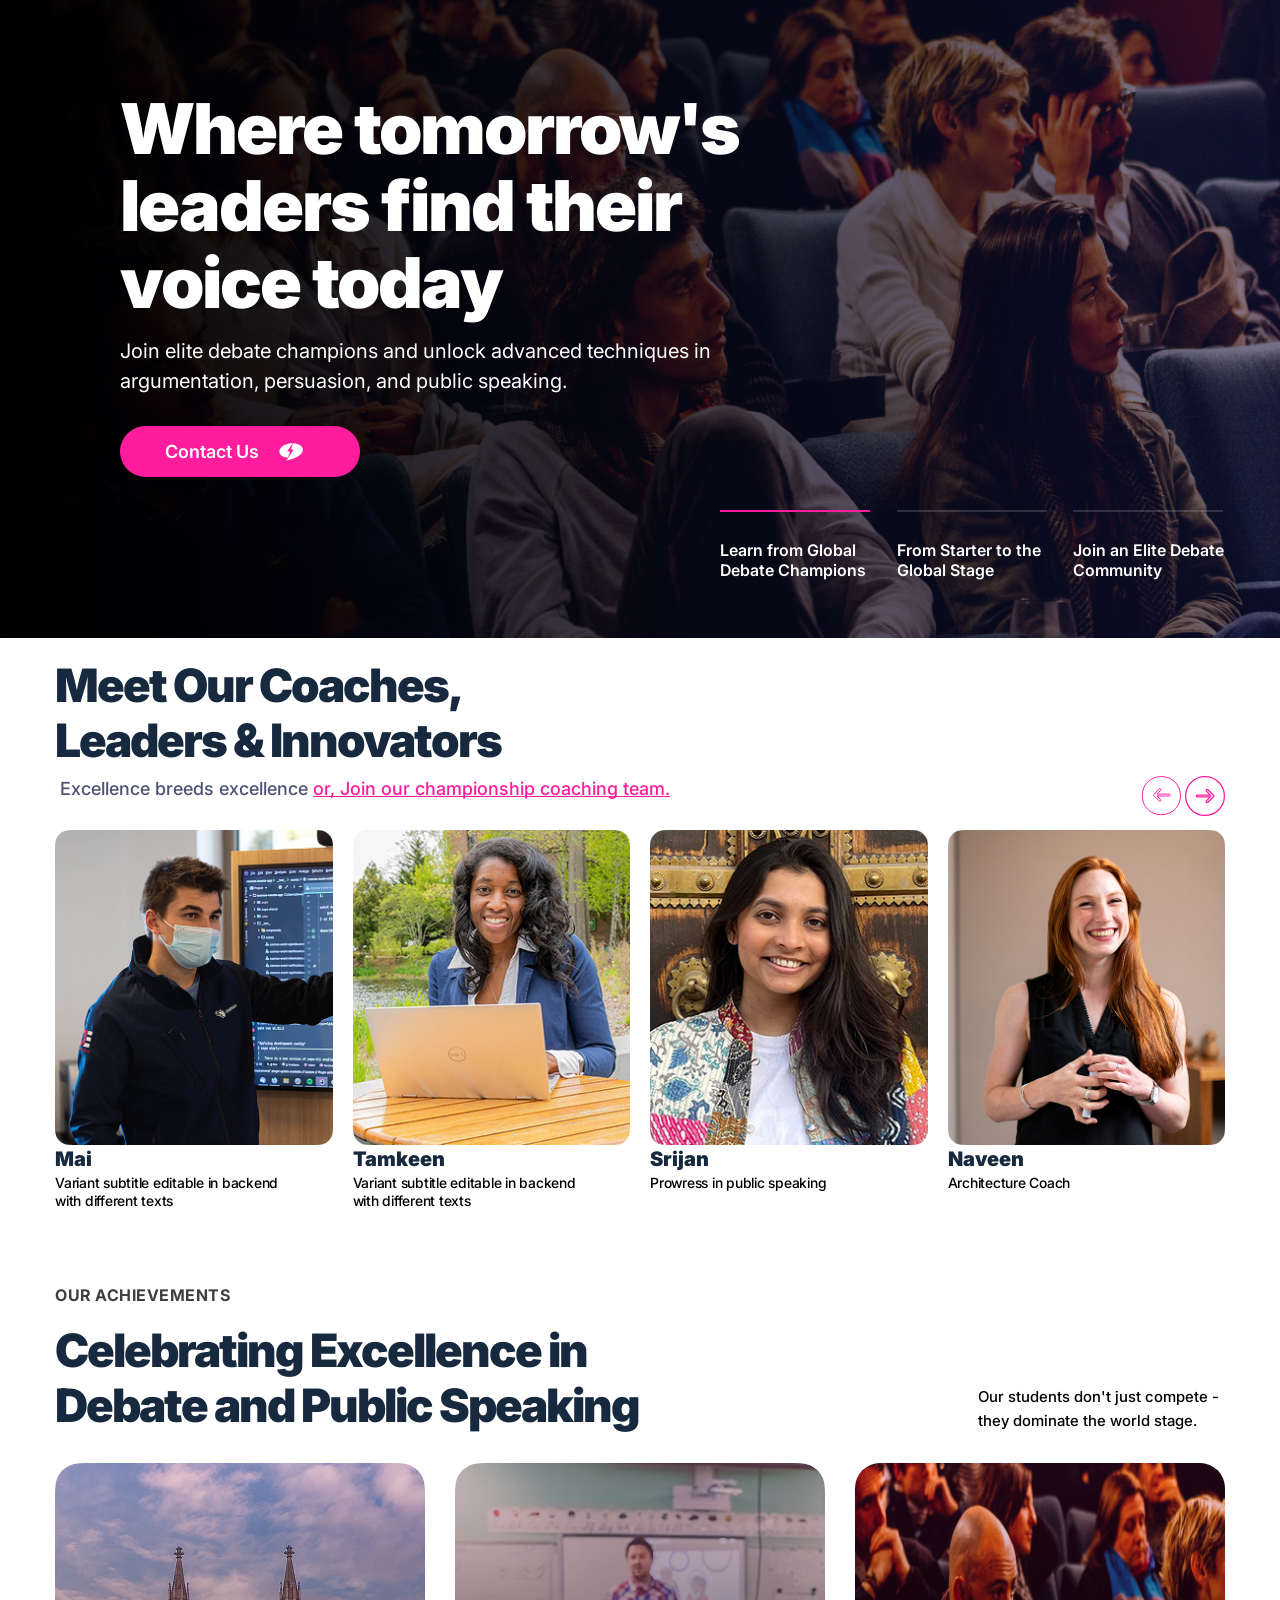
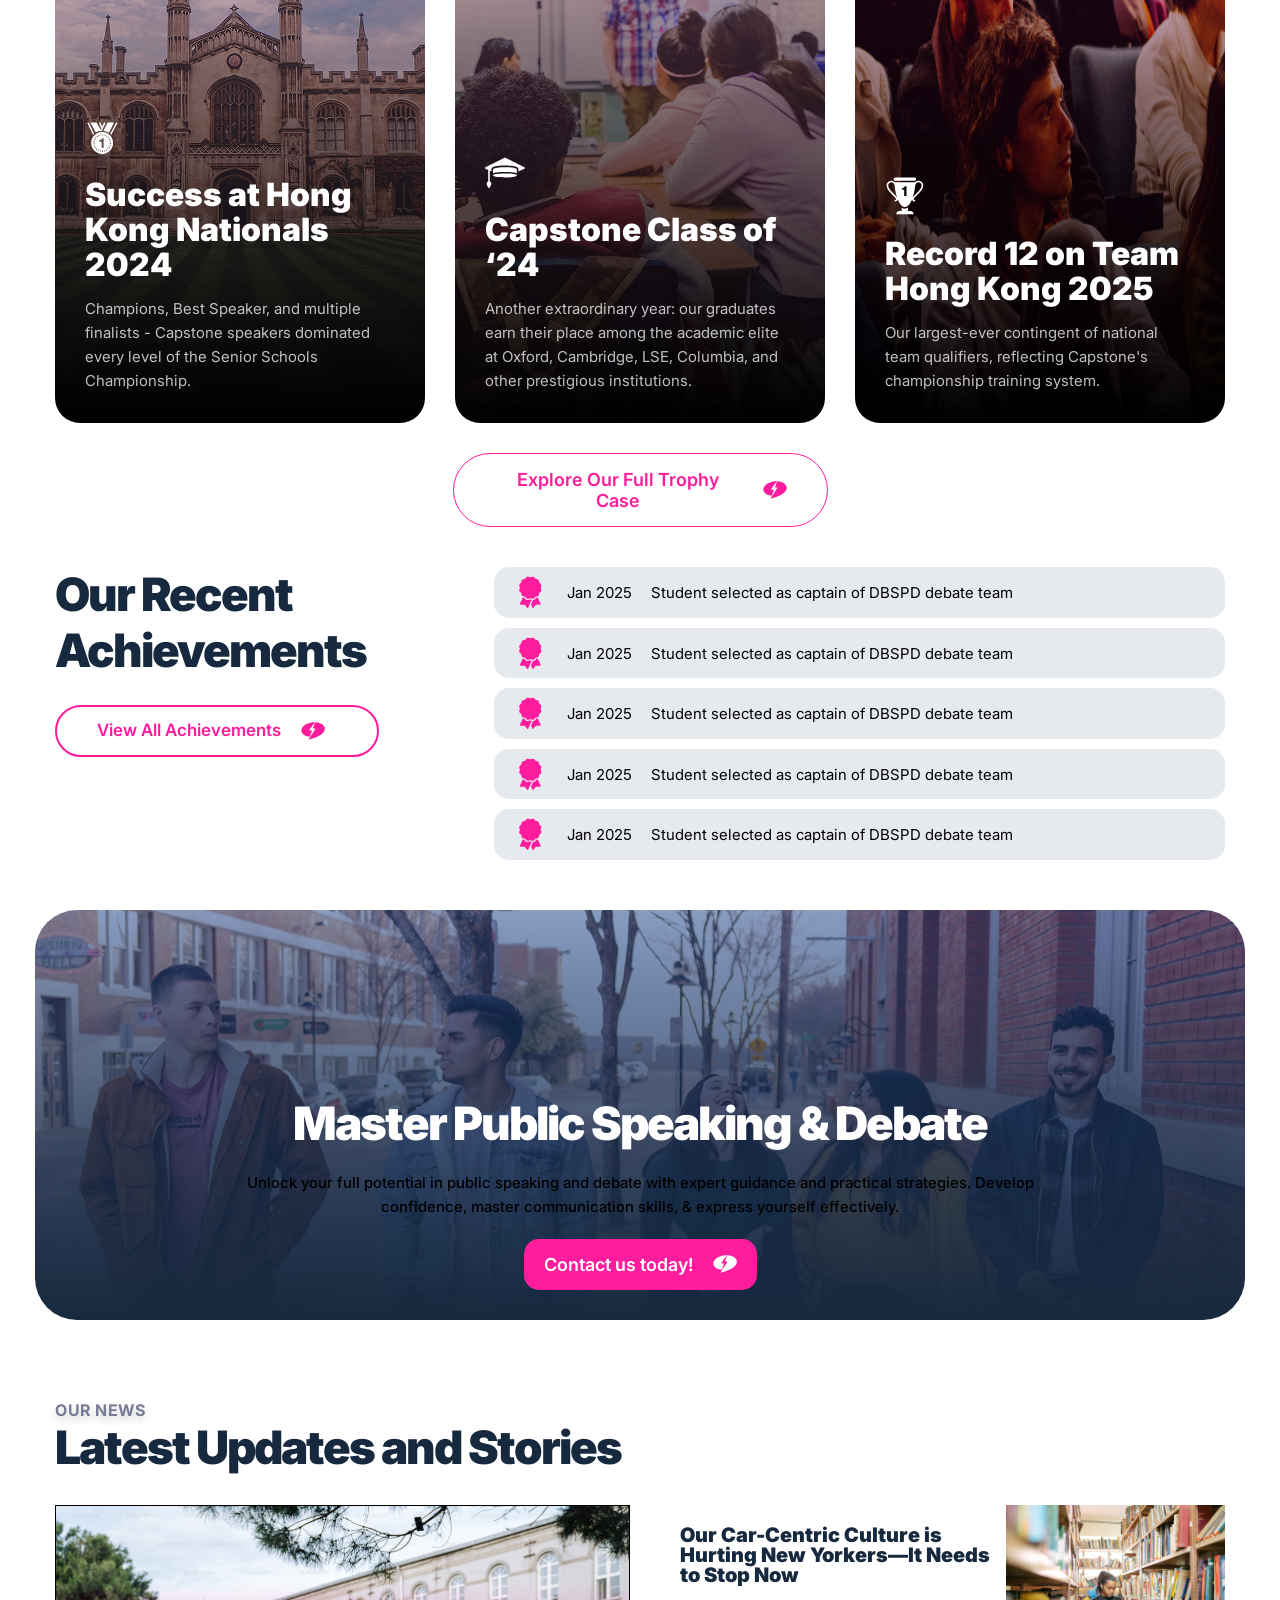
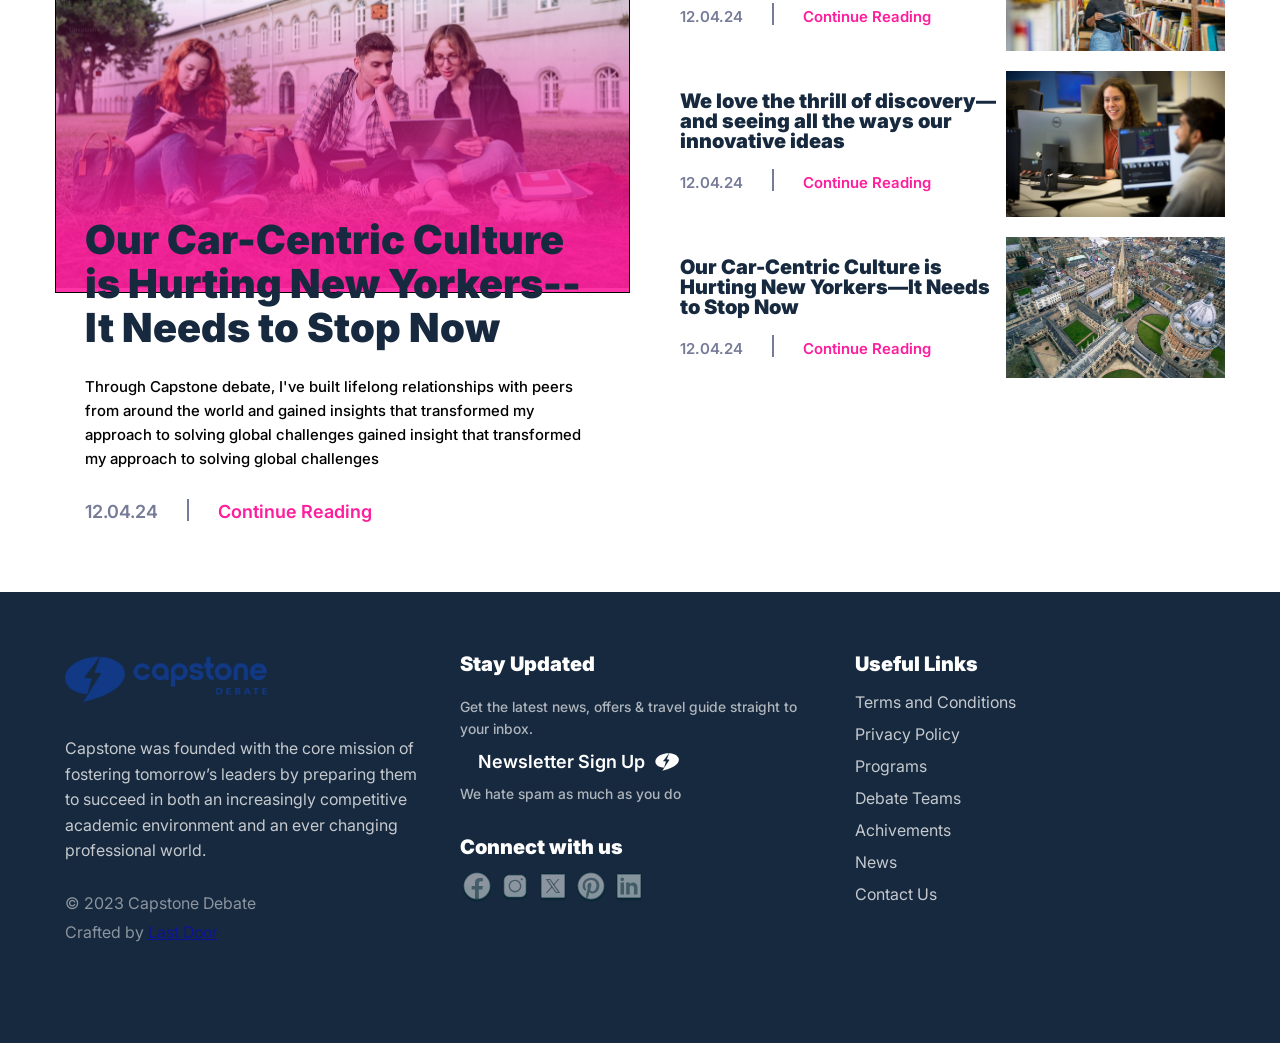
<file: Day-07/index.html>
<!DOCTYPE html>
<html lang="en">
  <head>
    <meta charset="UTF-8" />
    <meta name="viewport" content="width=device-width, initial-scale=1.0" />
    <title>Day-07</title>
    <link
      rel="stylesheet"
      href="https://cdn.jsdelivr.net/npm/swiper@11/swiper-bundle.min.css"
    />
    <link
      rel="stylesheet"
      href="https://cdn.jsdelivr.net/npm/@fancyapps/ui@4.0/dist/fancybox.css"
    />
    <link rel="stylesheet" href="assets/scss/style.css" />
  </head>
  <body>
    <div class="hero">
      <div class="myswiper2">
        <div class="swiper-wrapper">
          <div class="swiper-slide">
            <div class="hero__profile-wrapper">
              <div class="hero__content-wrapper">
                <h2 class="hero__heading">
                  Where tomorrow's leaders find their voice today
                </h2>
                <p class="hero__content">
                  Join elite debate champions and unlock advanced techniques in
                  argumentation, persuasion, and public speaking.
                </p>
              </div>
              <div class="hero__action">
                <button class="hero__button">Contact Us</button>
                <svg class="icon-Vector-1 icon-Vector-1--white">
                  <use href="#icon-Vector-1"></use>
                </svg>
              </div>
            </div>
          </div>

          <div class="swiper-slide">
            <div class="hero__profile-wrapper">
              <div class="hero__content-wrapper">
                <h2 class="hero__heading">
                  Where today's leaders helps leaders of tomorrow
                  <!-- Meet leader of tomorrow -->
                </h2>
                <p class="hero__content">
                  Lorem ipsum dolor sit amet consectetur adipisicing elit.
                  Voluptate, nulla?
                </p>
              </div>
              <div class="hero__action">
                <button class="hero__button">Contact Us</button>
                <svg class="icon-Vector-1 icon-Vector-1--white">
                  <use href="#icon-Vector-1"></use>
                </svg>
              </div>
            </div>
          </div>

          <div class="swiper-slide">
            <div class="hero__profile-wrapper">
              <div class="hero__content-wrapper">
                <h2 class="hero__heading">
                  Where past,present and future meet
                </h2>
                <p class="hero__content">
                  Join elite debate champions and unlock advanced techniques in
                  argumentation, persuasion, and public speaking.
                </p>
              </div>
              <div class="hero__action">
                <button class="hero__button">Contact Us</button>
                <svg class="icon-Vector-1 icon-Vector-1--white">
                  <use href="#icon-Vector-1"></use>
                </svg>
              </div>
            </div>
          </div>
        </div>
      </div>

      <div thumbsSlider="" class="myswiper">
        <div class="swiper-wrapper">
          <div class="swiper-slide">
            <div class="hero__thumbnail">
              <div class="hero__progress-bar">
                <div class="hero__progress-bar-fill"></div>
              </div>
              <p class="hero__thumbnail-info">
                Learn from Global Debate Champions
              </p>
            </div>
          </div>
          <div class="swiper-slide">
            <div class="hero__thumbnail">
              <div class="hero__progress-bar">
                <div class="hero__progress-bar-fill"></div>
              </div>
              <p class="hero__thumbnail-info">
                From Starter to the Global Stage
              </p>
            </div>
          </div>
          <div class="swiper-slide">
            <div class="hero__thumbnail">
              <div class="hero__progress-bar">
                <div class="hero__progress-bar-fill"></div>
              </div>
              <p class="hero__thumbnail-info">Join an Elite Debate Community</p>
            </div>
          </div>
        </div>
      </div>
    </div>

    <div class="container">
      <div class="heading">
        <div class="heading__wrapper">
          <h2 class="heading__title">
            Meet Our Coaches,<br />
            Leaders & Innovators
          </h2>
          <p class="heading__content">
             Excellence breeds excellence
            <a href="#" class="heading__content__link">
              or, Join our championship coaching team.</a
            >
          </p>
          <div class="heading__icon-container">
            <svg class="swiper-button-prev">
              <use href="#icon-left"></use>
            </svg>
            <svg class="swiper-button-next">
              <use href="#icon-right"></use>
            </svg>
          </div>
        </div>
      </div>
      <div class="team">
        <div class="swiper-container">
          <div class="swiper-wrapper">
            <div class="swiper-slide">
              <div class="swiper-slide-content">
                <div class="team__member">
                  <img
                    src="assets/uploads/image.png"
                    alt="employee1"
                    class="team__image"
                  />
                  <h3 class="team__member__name">Mai</h3>
                  <p class="team__member__info">
                    Variant subtitle editable in backend with different texts
                  </p>
                  <a
                    class="team__member-link"
                    href="#slide1"
                    data-fancybox="gallery"
                  >
                  </a>
                </div>
              </div>
            </div>
            <div class="swiper-slide">
              <div class="swiper-slide-content">
                <div class="team__member">
                  <img
                    src="assets/uploads/image(1).png"
                    alt="employee1"
                    class="team__image"
                  />
                  <h3 class="team__member__name">Tamkeen</h3>
                  <p class="team__member__info">
                    Variant subtitle editable in backend with different texts
                  </p>
                  <a
                    class="team__member-link"
                    href="#slide2"
                    data-fancybox="gallery"
                  ></a>
                </div>
              </div>
            </div>
            <div class="swiper-slide">
              <div class="swiper-slide-content">
                <div class="team__member">
                  <img
                    src="assets/uploads/image(2).png"
                    alt="employee1"
                    class="team__image"
                  />

                  <h3 class="team__member__name">Srijan</h3>
                  <p class="team__member__info">Prowress in public speaking</p>
                  <a
                    class="team__member-link"
                    href="#slide3"
                    data-fancybox="gallery"
                  ></a>
                </div>
              </div>
            </div>
            <div class="swiper-slide">
              <div class="swiper-slide-content">
                <div class="team__member">
                  <img
                    src="assets/uploads/image(3).png"
                    alt="employee1"
                    class="team__image"
                  />
                  <h3 class="team__member__name">Naveen</h3>
                  <p class="team__member__info">Architecture Coach</p>
                  <a
                    class="team__member-link"
                    href="#slide4"
                    data-fancybox="gallery"
                  ></a>
                </div>
              </div>
            </div>
          </div>
        </div>
        <div style="display: none" id="slide1">
          <div class="profile__container">
            <img
              src="assets/uploads/image.png"
              alt="Employee1"
              class="profile__img"
            />
            <div class="profile__content">
              <h3 class="profile__title">Mai</h3>
              <p class="designation">Software Engineer</p>
              <p class="description">
                Lorem ipsum dolor sit amet consectetur adipisicing elit. Dolor
                culpa deserunt eos, quae dolorem nostrum totam qui molestias
                sunt ipsum omnis at ex ducimus soluta hic veniam reiciendis,
                dolorum cupiditate.
              </p>
              <div class="social-links">
                <svg width="34" height="34" class="footer__icon">
                  <use xlink:href="#icon-Facebook"></use>
                </svg>

                <svg class="footer__icon">
                  <use xlink:href="#icon-Instagram"></use>
                </svg>

                <svg class="footer__icon">
                  <use xlink:href="#icon-TwitterX"></use>
                </svg>

                <svg class="footer__icon">
                  <use xlink:href="#icon-Pinterest"></use>
                </svg>

                <svg class="footer__icon">
                  <use xlink:href="#icon-LinkedIn"></use>
                </svg>
              </div>
            </div>
          </div>
        </div>
        <div style="display: none" id="slide2">
          <div class="profile__container">
            <img
              src="assets/uploads/image(1).png"
              alt="Employee2"
              class="profile__img"
            />
            <div class="profile__content">
              <h3 class="profile__title">Tamkeen</h3>
              <p class="designation">Software Development</p>
              <p class="description">
                Lorem ipsum dolor sit amet consectetur adipisicing elit. Dolor
                culpa deserunt eos, quae dolorem nostrum totam qui molestias
                sunt ipsum omnis at ex ducimus soluta hic veniam reiciendis,
                dolorum cupiditate.
              </p>
              <div class="social-links">
                <svg width="34" height="34" class="footer__icon">
                  <use xlink:href="#icon-Facebook"></use>
                </svg>

                <svg class="footer__icon">
                  <use xlink:href="#icon-Instagram"></use>
                </svg>

                <svg class="footer__icon">
                  <use xlink:href="#icon-TwitterX"></use>
                </svg>

                <svg class="footer__icon">
                  <use xlink:href="#icon-Pinterest"></use>
                </svg>

                <svg class="footer__icon">
                  <use xlink:href="#icon-LinkedIn"></use>
                </svg>
              </div>
            </div>
          </div>
        </div>
        <div style="display: none" id="slide3">
          <div class="profile__container">
            <img
              src="assets/uploads/image(2).png"
              alt="Employee3"
              class="profile__img"
            />
            <div class="profile__content">
              <h3 class="profile__title">Srijan</h3>
              <p class="designation">public Speaker</p>
              <p class="description">
                Lorem ipsum dolor sit amet consectetur adipisicing elit. Dolor
                culpa deserunt eos, quae dolorem nostrum totam qui molestias
                sunt ipsum omnis at ex ducimus soluta hic veniam reiciendis,
                dolorum cupiditate.
              </p>
              <div class="social-links">
                <svg width="34" height="34" class="footer__icon">
                  <use xlink:href="#icon-Facebook"></use>
                </svg>

                <svg class="footer__icon">
                  <use xlink:href="#icon-Instagram"></use>
                </svg>

                <svg class="footer__icon">
                  <use xlink:href="#icon-TwitterX"></use>
                </svg>

                <svg class="footer__icon">
                  <use xlink:href="#icon-Pinterest"></use>
                </svg>

                <svg class="footer__icon">
                  <use xlink:href="#icon-LinkedIn"></use>
                </svg>
              </div>
            </div>
          </div>
        </div>
        <div style="display: none" id="slide4">
          <div class="profile__container">
            <img
              src="assets/uploads/image(3).png"
              alt="employee4"
              class="profile__img"
            />
            <div class="profile__content">
              <h3 class="profile__title">Naveen</h3>
              <p class="designation">Architecture</p>
              <p class="description">
                Lorem ipsum dolor sit amet consectetur adipisicing elit. Dolor
                culpa deserunt eos, quae dolorem nostrum totam qui molestias
                sunt ipsum omnis at ex ducimus soluta hic veniam reiciendis,
                dolorum cupiditate.
              </p>
              <div class="social-links">
                <svg width="34" height="34" class="footer__icon">
                  <use xlink:href="#icon-Facebook"></use>
                </svg>

                <svg class="footer__icon">
                  <use xlink:href="#icon-Instagram"></use>
                </svg>

                <svg class="footer__icon">
                  <use xlink:href="#icon-TwitterX"></use>
                </svg>

                <svg class="footer__icon">
                  <use xlink:href="#icon-Pinterest"></use>
                </svg>

                <svg class="footer__icon">
                  <use xlink:href="#icon-LinkedIn"></use>
                </svg>
              </div>
            </div>
          </div>
        </div>
      </div>
    </div>

    <div class="container">
      <div class="achievements">
        <div class="achievements__header">
          <div class="achievements__header__section">
            <h2 class="achievements__header__headline">
              Celebrating Excellence in Debate and Public Speaking
            </h2>
            <p class="achievements__header__caption">OUR ACHIEVEMENTS</p>
          </div>
          <p class="achievements__header__info">
            Our students don't just compete - they dominate the world stage.
          </p>
        </div>
        <div class="achievements__section">
          <div class="achievements__section-item achivements__section-image1">
            <svg class="icon-Medal-First-Place-1">
              <use xlink:href="#icon-Medal-First-Place-1"></use>
            </svg>
            <h3 class="achievements__section__title">
              Success at Hong Kong Nationals 2024
            </h3>
            <p class="achievements__section__content">
              Champions, Best Speaker, and multiple finalists - Capstone
              speakers dominated every level of the Senior Schools Championship.
            </p>
          </div>

          <div class="achievements__section-item achivements__section-image2">
            <svg class="icon-Graduation-Cap-1">
              <use xlink:href="#icon-Graduation-Cap-1"></use>
            </svg>
            <h3 class="achievements__section__title">Capstone Class of ‘24</h3>
            <p class="achievements__section__content">
              Another extraordinary year: our graduates earn their place among
              the academic elite at Oxford, Cambridge, LSE, Columbia, and other
              prestigious institutions.
            </p>
          </div>

          <div class="achievements__section-item achivements__section-image3">
            <svg class="icon-Trophy-1">
              <use xlink:href="#icon-Trophy-1"></use>
            </svg>
            <h3 class="achievements__section__title">
              Record 12 on Team Hong Kong 2025
            </h3>
            <p class="achievements__section__content">
              Our largest-ever contingent of national team qualifiers,
              reflecting Capstone's championship training system.
            </p>
          </div>
        </div>
        <div class="achievements__action">
          <button class="achievements__button">
            Explore Our Full Trophy Case
          </button>
          <svg class="icon-Vector-1 icon-Vector-1--pink">
            <use href="#icon-Vector-1"></use>
          </svg>
        </div>
      </div>
    </div>

    <div class="container">
      <div class="success">
        <div class="success__header">
          <h2 class="success__title">Our Recent Achievements</h2>
          <div class="success__action">
            <button class="success__button">View All Achievements</button>
            <svg class="icon-Vector-1 icon-Vector-1--pink">
              <use href="#icon-Vector-1"></use>
            </svg>
          </div>
        </div>
        <div class="success__section">
          <div class="success__item">
            <div class="success__icon">
              <svg class="success__icon">
                <use xlink:href="#icon-Warranty-2"></use>
              </svg>
            </div>
            <div class="success__info">
              <time datetime="2025-01" class="success__date">Jan 2025</time>
              <p class="success__content">
                Student selected as captain of DBSPD debate team
              </p>
            </div>
          </div>
          <div class="success__item">
            <div class="success__icon">
              <svg class="success__icon">
                <use xlink:href="#icon-Warranty-2"></use>
              </svg>
            </div>
            <div class="success__info">
              <time datetime="2025-01" class="success__date">Jan 2025</time>
              <p class="success__content">
                Student selected as captain of DBSPD debate team
              </p>
            </div>
          </div>
          <div class="success__item">
            <div class="success__icon">
              <svg class="success__icon">
                <use xlink:href="#icon-Warranty-2"></use>
              </svg>
            </div>
            <div class="success__info">
              <time datetime="2025-01" class="success__date">Jan 2025</time>
              <p class="success__content">
                Student selected as captain of DBSPD debate team
              </p>
            </div>
          </div>
          <div class="success__item">
            <div class="success__icon">
              <svg class="success__icon">
                <use xlink:href="#icon-Warranty-2"></use>
              </svg>
            </div>
            <div class="success__info">
              <time datetime="2025-01" class="success__date">Jan 2025</time>
              <p class="success__content">
                Student selected as captain of DBSPD debate team
              </p>
            </div>
          </div>
          <div class="success__item">
            <div class="success__icon">
              <svg class="success__icon">
                <use xlink:href="#icon-Warranty-2"></use>
              </svg>
            </div>
            <div class="success__info">
              <time datetime="2025-01" class="success__date">Jan 2025</time>
              <p class="success__content">
                Student selected as captain of DBSPD debate team
              </p>
            </div>
          </div>
        </div>
      </div>
    </div>

    <div class="container">
      <div class="cta">
        <div class="cta__content-box">
          <h2 class="cta__heading">Master Public Speaking & Debate</h2>
          <p class="cta__content">
            Unlock your full potential in public speaking and debate with expert
            guidance and practical strategies. Develop confidence, master
            communication skills, & express yourself effectively.
          </p>

          <div class="cta__action">
            <button class="cta__button">Contact us today!</button>
            <svg class="icon-Vector-1 icon-Vector-1--white">
              <use href="#icon-Vector-1"></use>
            </svg>
          </div>
        </div>
      </div>
    </div>

    <div class="container">
      <section class="news">
        <div class="news__header">
          <h2 class="news__title">Latest Updates and Stories</h2>
          <p class="news__info">OUR NEWS</p>
        </div>
        <article class="news__article">
          <div class="news__main">
            <div class="news__main-image-wrapper">
              <img
                src="assets/uploads/main1.jfif"
                alt="walking joyously"
                class="news__main-image"
              />
            </div>
            <div class="news__main-content-wrapper">
              <h2 class="news__main-title">
                Our Car-Centric Culture is Hurting New Yorkers--It Needs to Stop
                Now
              </h2>
              <p class="news__main-content">
                Through Capstone debate, I've built lifelong relationships with
                peers from around the world and gained insights that transformed
                my approach to solving global challenges gained insight that
                transformed my approach to solving global challenges
              </p>
              <div class="news__article-footer">
                <time datetime="2024-12-04" class="news__article__time"
                  >12.04.24</time
                >
                <div class="news__article-footer-divider"></div>
                <a href="#" class="news__article__link">Continue Reading</a>
              </div>
            </div>
          </div>
          <div class="news__sub">
            <div class="news__sub-container">
              <div class="news__sub-item">
                <h3 class="news__sub-title">
                  Our Car-Centric Culture is Hurting New Yorkers—It Needs to
                  Stop Now
                </h3>
                <!-- <div class="article__news__sub-footer">
                  <time datetime="2024-12-04" class="article__news__time"
                    >12.04.24</time
                  >
                  <a href="#" class="article__news__link">Continue Reading</a>
                </div> -->
                <div class="news__article-footer">
                  <time
                    datetime="2024-12-04"
                    class="news__article__time news__article__time--smaller"
                    >12.04.24</time
                  >
                  <div class="news__article-footer-divider"></div>
                  <a
                    href="#"
                    class="news__article__link news__article__link--smaller"
                    >Continue Reading</a
                  >
                </div>
              </div>
              <img
                src="assets/uploads/side1.jfif"
                alt="reading"
                class="news__sub-image"
              />
            </div>
            <div class="news__sub-container">
              <div class="news__sub-item">
                <h3 class="news__sub-title">
                  We love the thrill of discovery—and seeing all the ways our
                  innovative ideas
                </h3>
                <!-- <div class="article__news__sub-footer">
                  <time datetime="2024-12-04" class="article__news__time"
                    >12.04.24</time
                  >
                  <a href="#" class="article__news__link">Continue Reading</a>
                </div> -->
                <div class="news__article-footer">
                  <time
                    datetime="2024-12-04"
                    class="news__article__time news__article__time--smaller"
                    >12.04.24</time
                  >
                  <div class="news__article-footer-divider"></div>
                  <a
                    href="#"
                    class="news__article__link news__article__link--smaller"
                    >Continue Reading</a
                  >
                </div>
              </div>
              <img
                src="assets/uploads/side2.png"
                alt="reading"
                class="news__sub-image"
              />
            </div>
            <div class="news__sub-container">
              <div class="news__sub-item">
                <h3 class="news__sub-title">
                  Our Car-Centric Culture is Hurting New Yorkers—It Needs to
                  Stop Now
                </h3>
                <!-- <div class="article__news__sub-footer">
                  <time datetime="2024-12-04" class="article__news__time"
                    >12.04.24</time
                  >
                  <a href="#" class="article__news__link">Continue Reading</a>
                </div> -->
                <div class="news__article-footer">
                  <time
                    datetime="2024-12-04"
                    class="news__article__time news__article__time--smaller"
                    >12.04.24</time
                  >
                  <div class="news__article-footer-divider"></div>
                  <a
                    href="#"
                    class="news__article__link news__article__link--smaller"
                    >Continue Reading</a
                  >
                </div>
              </div>
              <img
                src="assets/uploads/side3.png"
                alt="reading"
                class="news__sub-image"
              />
            </div>
          </div>
        </article>
      </section>
    </div>
    <footer id="footer">
      <div class="footer__wrapper">
        <div class="footer__left">
          <div class="footer__left-box">
            <img
              src="assets/uploads/footer-company.png"
              alt="company logo"
              class="footer__left-image"
            />
            <p class="footer__left-content">
              Capstone was founded with the core mission of fostering tomorrow’s
              leaders by preparing them to succeed in both an increasingly
              competitive academic environment and an ever changing professional
              world.
            </p>
          </div>
          <div class="footer__left-box-detail">
            <p class="footer__left-detail">&copy; 2023 Capstone Debate</p>
            <p class="footer__left-detail">
              Crafted by <a href="#" class="footer__left-link">Last Door</a>
            </p>
          </div>
        </div>
        <div class="footer__center">
          <div class="footer__center-box">
            <h2 class="footer__center-title">Stay Updated</h2>
            <p class="footer__center-content">
              Get the latest news, offers & travel guide straight to your inbox.
            </p>
            <div class="footer__center-signup">
              <button class="footer__center-button">Newsletter Sign Up</button>
              <svg class="icon-Vector-1 icon-Vector-1--white">
                <use href="#icon-Vector-1"></use>
              </svg>
            </div>
            <p class="footer__center-content">We hate spam as much as you do</p>
          </div>
          <div class="footer__center-link-box">
            <h3 class="footer__center-box-title">Connect with us</h3>
            <svg width="34" height="34" class="footer__icon">
              <use xlink:href="#icon-Facebook"></use>
            </svg>

            <svg class="footer__icon">
              <use xlink:href="#icon-Instagram"></use>
            </svg>

            <svg class="footer__icon">
              <use xlink:href="#icon-TwitterX"></use>
            </svg>

            <svg class="footer__icon">
              <use xlink:href="#icon-Pinterest"></use>
            </svg>

            <svg class="footer__icon">
              <use xlink:href="#icon-LinkedIn"></use>
            </svg>
          </div>
        </div>
        <div class="footer__right">
          <div class="footer__right-box">
            <h2 class="footer__right-title">Useful Links</h2>
            <ul class="footer__right-list">
              <li>
                <a href="#">Terms and Conditions</a>
              </li>
              <li>
                <a href="#">Privacy Policy</a>
              </li>
              <li>
                <a href="#">Programs</a>
              </li>
              <li>
                <a href="#">Debate Teams</a>
              </li>
              <li>
                <a href="#">Achivements</a>
              </li>
              <li>
                <a href="#">News</a>
              </li>
              <li>
                <a href="#">Contact Us</a>
              </li>
            </ul>
          </div>
        </div>
      </div>
    </footer>
    <script src="https://unpkg.com/swiper/swiper-bundle.min.js"></script>
    <script src="https://cdn.jsdelivr.net/npm/@fancyapps/ui@4.0/dist/fancybox.umd.js"></script>
    <script src="assets/js/development/script.js"></script>
    <svg xmlns="http://www.w3.org/2000/svg" style="display: none">
      <symbol id="icon-Vector-1" viewBox="0 0 44 32">
        <path
          d="M26.56 11.655c-1.149-0.082-3.418-0.325-4.72-0.488 0.488-1.302 1.135-3.266 1.953-5.208 0.747-1.776 1.79-5.046 2.279-5.859-0.232 0-0.326-0-0.488 0-0.884 1.37-5.335 7.324-6.673 8.952-2.452 2.981-3.906 5.208-4.395 5.802 0.977 0.058 4.395 0.221 5.697 0.383-0.488 1.139-1.953 6.185-3.581 11.231-0.487 0-1.869-0.305-2.441-0.326-9.928-1.302-15.495-7.518-12.938-14.447 5.94-13.874 36.26-16.139 41.909-2.806 3.129 7.39-5.312 15.736-20.182 20.508-2.79 0.895-5.534 1.79-9.44 2.604 4.557-6.999 10.091-15.788 13.021-20.345z"
        ></path>
      </symbol>

      <symbol id="icon-Medal-First-Place-1" viewBox="0 0 32 32">
        <path
          d="M2.927 1.274c-0.082 0.004-0.159 0.020-0.239 0.060-0.316 0.157-0.436 0.542-0.279 0.856l5.138 10.393c0.303-0.326 0.634-0.647 0.976-0.936l-4.978-10.016c-0.118-0.236-0.369-0.373-0.618-0.358zM5.058 1.274l4.759 9.418c1.65-1.043 3.599-1.672 5.674-1.752l3.364-6.75c0.157-0.313 0.016-0.699-0.299-0.856-0.313-0.157-0.679-0.016-0.836 0.298l-1.772 3.504-1.812-3.523c-0.161-0.311-0.542-0.441-0.856-0.279-0.314 0.161-0.441 0.562-0.279 0.876l2.19 4.241c0.018 0.034 0.038 0.050 0.060 0.080l-0.837 1.692-3.504-6.949h-5.853zM21.126 1.274l-3.882 7.726c1.804 0.207 3.487 0.843 4.938 1.792l4.819-9.518h-5.874zM29.369 1.274c-0.247-0.022-0.493 0.104-0.618 0.339l-5.356 10.094c0.336 0.289 0.654 0.59 0.956 0.916l5.516-10.413c0.164-0.311 0.052-0.692-0.259-0.856-0.077-0.043-0.157-0.072-0.239-0.080zM15.929 10.194c-5.62 0-10.194 4.574-10.194 10.194s4.574 10.194 10.194 10.194c5.62 0 10.194-4.574 10.194-10.194s-4.574-10.194-10.194-10.194zM16.427 12.126c0.231 0.012 0.45 0.028 0.677 0.060l-0.179 1.274c-0.191-0.028-0.381-0.048-0.578-0.060l0.080-1.274zM15.034 12.146l0.139 1.274c-0.197 0.020-0.388 0.042-0.578 0.080l-0.239-1.254c0.227-0.042 0.446-0.074 0.678-0.1zM18.458 12.504c0.221 0.069 0.446 0.149 0.657 0.239l-0.498 1.174c-0.179-0.074-0.351-0.139-0.538-0.199l0.379-1.214zM13.022 12.623l0.438 1.194c-0.184 0.070-0.361 0.154-0.538 0.24l-0.538-1.156c0.207-0.097 0.421-0.197 0.638-0.279zM20.349 13.38c0.197 0.124 0.373 0.259 0.558 0.399l-0.757 1.016c-0.154-0.118-0.311-0.234-0.478-0.339l0.677-1.076zM11.19 13.599l0.717 1.036c-0.161 0.114-0.309 0.232-0.458 0.359l-0.817-0.976c0.177-0.147 0.369-0.284 0.558-0.419zM21.942 14.694c0.159 0.169 0.313 0.336 0.458 0.518l-0.996 0.797c-0.122-0.152-0.244-0.297-0.378-0.439l0.916-0.876zM9.637 14.993l0.976 0.836c-0.127 0.148-0.243 0.299-0.358 0.459l-1.036-0.757c0.134-0.187 0.267-0.361 0.418-0.538zM15.849 15.829h1.434v8.921h-1.812v-5.774h-2.25v-1.374c1.937 0 2.382-0.863 2.628-1.772zM23.177 16.367c0.112 0.202 0.204 0.406 0.299 0.618l-1.156 0.538c-0.079-0.18-0.164-0.369-0.259-0.538l1.116-0.618zM8.502 16.726l1.134 0.558c-0.087 0.173-0.167 0.356-0.239 0.537l-1.174-0.458c0.084-0.217 0.177-0.43 0.279-0.637zM23.954 18.298c0.057 0.222 0.099 0.449 0.139 0.678l-1.254 0.219c-0.034-0.194-0.069-0.389-0.119-0.578l1.234-0.319zM7.826 18.677l1.234 0.259c-0.040 0.189-0.056 0.403-0.080 0.598l-1.274-0.16c0.028-0.231 0.074-0.472 0.12-0.697zM24.212 20.349v0.080c0.002 0.197-0.003 0.43-0.020 0.657l-1.274-0.119c0.014-0.194 0.020-0.379 0.020-0.578l1.274-0.040zM8.92 20.688c0.010 0.197 0.036 0.406 0.060 0.597l-1.274 0.16c-0.030-0.227-0.050-0.463-0.060-0.697l1.274-0.060zM22.719 22.141l1.234 0.299c-0.058 0.227-0.124 0.46-0.199 0.677l-1.196-0.418c0.066-0.184 0.11-0.366 0.16-0.558zM9.219 22.44c0.057 0.187 0.127 0.358 0.199 0.538l-1.194 0.478c-0.084-0.214-0.152-0.433-0.219-0.658l1.214-0.358zM22.081 23.754l1.116 0.617c-0.112 0.202-0.232 0.406-0.359 0.598l-1.074-0.698c0.109-0.163 0.223-0.346 0.318-0.517zM9.936 24.032c0.102 0.168 0.224 0.321 0.339 0.479l-1.036 0.756c-0.137-0.187-0.259-0.38-0.379-0.577l1.076-0.658zM21.046 25.188l0.917 0.876c-0.157 0.167-0.307 0.323-0.478 0.478l-0.857-0.936c0.144-0.132 0.283-0.277 0.418-0.418zM11.031 25.407c0.139 0.137 0.286 0.273 0.438 0.398l-0.817 0.976c-0.179-0.147-0.351-0.296-0.518-0.458l0.897-0.916zM19.692 26.302l0.677 1.076c-0.194 0.122-0.393 0.251-0.597 0.359l-0.598-1.136c0.174-0.092 0.353-0.194 0.518-0.299zM12.425 26.462c0.169 0.097 0.341 0.193 0.518 0.279l-0.538 1.154c-0.209-0.097-0.416-0.202-0.617-0.319l0.637-1.114zM18.099 27.059l0.399 1.214c-0.219 0.072-0.451 0.128-0.678 0.18l-0.278-1.234c0.191-0.046 0.373-0.1 0.557-0.16zM14.058 27.139c0.187 0.052 0.363 0.102 0.557 0.139l-0.239 1.254c-0.229-0.042-0.436-0.097-0.657-0.159l0.339-1.234zM16.387 27.378l0.060 1.274c-0.172 0.010-0.341 0.020-0.518 0.020h-0.159l0.020-1.274h0.139c0.149 0 0.309-0.010 0.458-0.020z"
        ></path>
      </symbol>

      <symbol id="icon-Graduation-Cap-1" viewBox="0 0 32 32">
        <path
          d="M15.929 4.46c-0.097 0-0.189 0.016-0.279 0.060l-15.291 7.646c-0.217 0.11-0.359 0.337-0.359 0.578s0.142 0.468 0.359 0.577l2.19 1.096v9.279c-0.737 0.266-1.274 0.963-1.274 1.792 0 0.811 0.976 2.302 1.393 2.907l0.518 0.757 0.518-0.757c0.418-0.604 1.394-2.096 1.394-2.907 0-0.829-0.538-1.527-1.274-1.792v-8.641l1.274 0.637v-1.672c0-2.21 3.18-2.659 4.539-2.848 2.049-0.283 4.552-0.339 6.292-0.339s4.243 0.056 6.292 0.339c1.359 0.189 4.539 0.638 4.539 2.848v1.672l4.739-2.37c0.217-0.107 0.359-0.336 0.359-0.577s-0.142-0.468-0.359-0.578l-15.291-7.646c-0.090-0.044-0.182-0.060-0.279-0.060zM15.929 12.106c-3.569 0-9.558 0.249-9.558 1.912v2.967c1.324-0.566 4.028-1.056 9.558-1.056s8.233 0.49 9.558 1.056v-2.967c0-1.663-5.989-1.912-9.558-1.912zM15.929 17.203c-6.62 0-9.373 0.779-9.558 1.274 0.010 1.658 5.991 1.911 9.558 1.911 3.492 0 9.286-0.243 9.538-1.812 0.007-0.037 0.020-0.062 0.020-0.099-0.172-0.488-2.922-1.274-9.558-1.274z"
        ></path>
      </symbol>

      <symbol id="icon-Trophy-1" viewBox="0 0 32 32">
        <path
          d="M8.284 1.274c-0.704 0-1.274 0.57-1.274 1.274s0.57 1.274 1.274 1.274h15.291c0.704 0 1.274-0.57 1.274-1.274s-0.57-1.274-1.274-1.274h-15.291zM5.098 3.823c-2.103 0-3.823 1.719-3.823 3.822 0 2.514 2.073 4.784 4.007 6.74 0.969 0.979 1.924 1.872 2.613 2.619 0.347 0.37 0.626 0.709 0.799 0.976 0.177 0.269 0.227 0.466 0.227 0.498 0 0.361-0.276 0.637-0.637 0.637-0.229-0.002-0.443 0.117-0.56 0.317-0.114 0.199-0.114 0.442 0 0.642 0.117 0.199 0.331 0.318 0.56 0.316 1.020 0 1.857-0.819 1.901-1.829 1.481 3.678 3.49 6.289 5.722 6.289 2.24 0 4.268-2.623 5.761-6.319 0.030 1.022 0.877 1.859 1.907 1.859 0.229 0.002 0.443-0.117 0.56-0.316 0.114-0.2 0.114-0.443 0-0.642-0.117-0.2-0.331-0.319-0.56-0.317-0.361 0-0.637-0.276-0.637-0.637 0-0.032 0.050-0.229 0.227-0.498 0.173-0.267 0.452-0.606 0.799-0.976 0.689-0.747 1.644-1.64 2.613-2.619 1.933-1.956 4.007-4.226 4.007-6.74 0-2.103-1.72-3.822-3.823-3.822-1.124 0-2.138 0.494-2.837 1.274h-15.989c-0.699-0.78-1.712-1.274-2.837-1.274zM5.098 5.098c1.413 0 2.548 1.134 2.548 2.548-0.002 0.147 0.048 0.289 0.137 0.403 0.267 3.119 0.929 6.327 1.882 9.102-0.231-0.329-0.508-0.662-0.833-1.013-0.744-0.801-1.7-1.692-2.643-2.648-1.89-1.909-3.639-4.090-3.639-5.844 0-1.413 1.134-2.548 2.549-2.548zM26.761 5.098c1.414 0 2.549 1.134 2.549 2.548 0 1.754-1.749 3.936-3.639 5.844-0.943 0.956-1.899 1.847-2.643 2.648-0.336 0.361-0.622 0.704-0.856 1.043 0.963-2.778 1.636-5.993 1.904-9.132 0.089-0.114 0.139-0.257 0.137-0.403 0-1.413 1.134-2.548 2.548-2.548zM15.733 8.283h1.471v7.646h-1.862v-4.866h-1.834v-1.254c1.768 0 2.171-1.168 2.226-1.526zM18.478 25.277c-0.789 0.543-1.646 0.847-2.571 0.847-0.909 0-1.752-0.297-2.527-0.823v2.734h-1.911c-1.409 0-2.549 1.14-2.549 2.549h14.018c0-1.409-1.14-2.549-2.549-2.549h-1.911v-2.758z"
        ></path>
      </symbol>

      <symbol id="icon-Warranty-2" viewBox="0 0 32 32">
        <path
          d="M13.576 0.63c-0.87 0.010-1.71 0.457-2.193 1.257l-0.167 0.277c-0.237 0.393-0.657 0.633-1.117 0.643l-0.323 0.007c-1.397 0.030-2.513 1.147-2.543 2.543l-0.007 0.323c-0.010 0.46-0.25 0.877-0.643 1.117l-0.277 0.167c-1.197 0.723-1.603 2.253-0.93 3.477l0.153 0.283c0.223 0.403 0.223 0.883 0 1.287l-0.153 0.283c-0.673 1.223-0.267 2.753 0.93 3.477l0.277 0.167c0.393 0.237 0.633 0.657 0.643 1.117l0.007 0.323c0.030 1.397 1.147 2.513 2.547 2.543l0.323 0.007c0.46 0.010 0.877 0.25 1.113 0.643l0.167 0.277c0.49 0.807 1.343 1.253 2.22 1.253 0.427 0 0.857-0.103 1.257-0.323l0.283-0.157c0.403-0.22 0.883-0.22 1.287 0.003l0.283 0.153c1.227 0.673 2.753 0.267 3.477-0.93l0.167-0.277c0.237-0.393 0.657-0.633 1.117-0.643l0.323-0.007c1.397-0.027 2.513-1.147 2.543-2.543l0.007-0.323c0.010-0.46 0.25-0.877 0.643-1.117l0.277-0.167c1.197-0.723 1.603-2.25 0.93-3.477l-0.153-0.283c-0.223-0.403-0.223-0.883 0-1.287l0.153-0.283c0.673-1.223 0.267-2.753-0.93-3.477l-0.277-0.167c-0.393-0.24-0.633-0.657-0.643-1.117l-0.007-0.323c-0.030-1.397-1.147-2.513-2.543-2.543l-0.323-0.007c-0.46-0.010-0.88-0.25-1.117-0.643l-0.167-0.277c-0.723-1.197-2.25-1.603-3.477-0.93l-0.283 0.153c-0.403 0.223-0.883 0.223-1.287 0l-0.283-0.153c-0.41-0.227-0.85-0.33-1.283-0.327zM23.12 20.93c-0.403 0.153-0.84 0.243-1.3 0.253l-0.323 0.007c-0.027 0-0.047 0.013-0.060 0.037l-0.167 0.277c-0.637 1.047-1.697 1.71-2.893 1.837l-0.18 0.417-1.703 3.883 1.28 2.923c0.087 0.203 0.277 0.343 0.493 0.373 0.030 0.003 0.057 0.007 0.087 0.007 0.19 0 0.37-0.087 0.493-0.237l2.337-2.923h4.117c0.213 0 0.417-0.11 0.53-0.29 0.117-0.18 0.133-0.41 0.040-0.607l-2.75-5.957zM8.486 20.94l-2.743 5.947c-0.090 0.197-0.077 0.423 0.040 0.607 0.113 0.18 0.317 0.29 0.53 0.29h4.117l2.34 2.923c0.12 0.15 0.3 0.237 0.49 0.237 0.027 0 0.057-0.003 0.083-0.007 0.22-0.030 0.407-0.17 0.497-0.373l3.2-7.313c-0.323-0.080-0.64-0.203-0.933-0.363l-0.287-0.157c-0.010-0.007-0.023-0.010-0.033-0.010-0.013 0-0.020 0.003-0.033 0.010l-0.283 0.157c-0.573 0.313-1.217 0.48-1.867 0.48-1.36 0-2.593-0.697-3.3-1.863l-0.167-0.277c-0.013-0.023-0.033-0.037-0.060-0.037l-0.323-0.007c-0.447-0.010-0.87-0.097-1.267-0.243z"
        ></path>
      </symbol>

      <symbol id="icon-LinkedIn" viewBox="0 0 32 32">
        <path
          opacity="0.5"
          d="M27.333 5.333h-22.667c-0.369 0-0.667 0.299-0.667 0.667v21.333c0 1.103 0.897 2 2 2h20c1.103 0 2-0.897 2-2v-21.333c0-0.368-0.298-0.667-0.667-0.667z"
        ></path>
        <path
          fill="#fff"
          style="fill: var(--color2, #fff)"
          opacity="0.5"
          d="M26 27.334h-20c-0.737 0-1.333-0.597-1.333-1.333v-21.333h22.667v21.333c0 0.737-0.597 1.333-1.333 1.333z"
        ></path>
        <path
          opacity="0.5"
          d="M26 28h-20c-1.103 0-2-0.897-2-2v-21.333c0-0.369 0.298-0.667 0.667-0.667h22.667c0.369 0 0.667 0.298 0.667 0.667v21.333c0 1.103-0.897 2-2 2zM5.333 5.333v20.667c0 0.368 0.299 0.667 0.667 0.667h20c0.368 0 0.667-0.299 0.667-0.667v-20.667h-21.333z"
        ></path>
        <path
          opacity="0.5"
          d="M11.333 12.667h-3.333v11.333h3.333v-11.333z"
        ></path>
        <path
          opacity="0.5"
          d="M9.657 11.333h-0.019c-0.995 0-1.638-0.741-1.638-1.667 0-0.946 0.663-1.666 1.676-1.666 1.014 0 1.639 0.72 1.657 1.666 0 0.925-0.643 1.667-1.677 1.667z"
        ></path>
        <path
          opacity="0.5"
          d="M23.999 24.001h-3.333v-6.066c0-1.465-0.817-2.465-2.128-2.465-1.001 0-1.542 0.675-1.805 1.327-0.096 0.233-0.067 0.879-0.067 1.205v6h-3.333v-11.333h3.333v1.744c0.481-0.744 1.233-1.744 3.159-1.744 2.385 0 4.174 1.5 4.174 4.849l0.001 6.484z"
        ></path>
      </symbol>

      <symbol id="icon-Facebook" viewBox="0 0 32 32">
        <path
          opacity="0.5"
          d="M29.333 16h-26.667c0 0.225 0 1.108 0 1.333 0 7.352 5.981 13.333 13.333 13.333s13.333-5.981 13.333-13.333c0-0.225 0-1.108 0-1.333z"
        ></path>
        <path
          fill="#fff"
          opacity="0.5"
          d="M16 28.666c6.996 0 12.667-5.671 12.667-12.667s-5.671-12.667-12.667-12.667c-6.996 0-12.667 5.671-12.667 12.667s5.671 12.667 12.667 12.667z"
        ></path>
        <path
          opacity="0.5"
          d="M16.001 29.334c-7.352 0-13.333-5.981-13.333-13.333s5.981-13.333 13.333-13.333c7.352 0 13.333 5.981 13.333 13.333s-5.981 13.333-13.333 13.333zM16.001 4.001c-6.617 0-12 5.383-12 12s5.383 12 12 12c6.617 0 12-5.383 12-12s-5.383-12-12-12z"
        ></path>
        <path
          opacity="0.5"
          d="M17.716 19.358h3.281l0.51-3.329h-3.791v-1.823c0-1.385 0.45-2.609 1.745-2.609h2.081v-2.909c-0.366-0.048-1.139-0.156-2.597-0.156-3.053 0-4.84 1.607-4.84 5.278v2.219h-3.131v3.329h3.131v9.152c0.623 0.089 1.247 0.155 1.895 0.155 0.582 0 1.151-0.054 1.715-0.132v-9.176z"
        ></path>
      </symbol>

      <symbol id="icon-Instagram" viewBox="0 0 32 32">
        <path
          opacity="0.5"
          d="M11.333 28.667h9.333c3.682 0 6.667-2.985 6.667-6.667v-1.333h-22.667v1.333c0 3.682 2.985 6.667 6.667 6.667z"
        ></path>
        <path
          fill="#fff"
          opacity="0.5"
          d="M21.333 26.666h-10.667c-2.945 0-5.333-2.388-5.333-5.333v-10.667c0-2.945 2.388-5.333 5.333-5.333h10.667c2.945 0 5.333 2.388 5.333 5.333v10.667c0 2.945-2.388 5.333-5.333 5.333z"
        ></path>
        <path
          opacity="0.5"
          d="M21.333 27.334h-10.667c-3.308 0-6-2.692-6-6v-10.667c0-3.308 2.692-6 6-6h10.667c3.308 0 6 2.692 6 6v10.667c0 3.308-2.692 6-6 6zM10.666 6.001c-2.573 0-4.667 2.093-4.667 4.667v10.667c0 2.573 2.093 4.667 4.667 4.667h10.667c2.573 0 4.667-2.093 4.667-4.667v-10.667c0-2.573-2.093-4.667-4.667-4.667h-10.667z"
        ></path>
        <path
          opacity="0.5"
          d="M16 10c-3.308 0-6 2.692-6 6s2.692 6 6 6c3.308 0 6-2.692 6-6s-2.692-6-6-6zM16 20.667c-2.573 0-4.667-2.093-4.667-4.667s2.093-4.667 4.667-4.667c2.573 0 4.667 2.093 4.667 4.667s-2.093 4.667-4.667 4.667z"
        ></path>
        <path
          opacity="0.5"
          d="M22.333 10.667c0.552 0 1-0.448 1-1s-0.448-1-1-1c-0.552 0-1 0.448-1 1s0.448 1 1 1z"
        ></path>
      </symbol>

      <symbol id="icon-TwitterX" viewBox="0 0 32 32">
        <path
          opacity="0.5"
          d="M26 29.334h-20c-1.105 0-2-0.895-2-2v-4.667h24v4.667c0 1.105-0.895 2-2 2z"
        ></path>
        <path
          fill="#fff"
          opacity="0.5"
          d="M26.001 27.334h-20c-0.737 0-1.333-0.597-1.333-1.333v-21.333h22.667v21.333c0 0.737-0.597 1.333-1.333 1.333z"
        ></path>
        <path
          opacity="0.5"
          d="M26 28h-20c-1.103 0-2-0.897-2-2v-21.333c0-0.368 0.298-0.667 0.667-0.667h22.667c0.369 0 0.667 0.299 0.667 0.667v21.333c0 1.103-0.897 2-2 2zM5.333 5.333v20.667c0 0.367 0.299 0.667 0.667 0.667h20c0.368 0 0.667-0.299 0.667-0.667v-20.667h-21.333z"
        ></path>
        <path
          opacity="0.5"
          d="M22.837 22.666h-4.291l-9.327-13.333h4.291l9.327 13.333zM19.057 21.535h1.709l-7.767-11.072h-1.709l7.767 11.072z"
        ></path>
        <path
          opacity="0.5"
          d="M10.577 22.666l4.802-5.563-0.628-0.833-5.536 6.395h1.362z"
        ></path>
        <path
          opacity="0.5"
          d="M16.3 14.48l0.603 0.859 5.187-6.007h-1.333l-4.457 5.147z"
        ></path>
      </symbol>

      <symbol id="icon-Pinterest" viewBox="0 0 32 32">
        <path
          opacity="0.5"
          d="M29.333 16h-26.667c0 0.225 0 1.108 0 1.333 0 7.352 5.981 13.333 13.333 13.333s13.333-5.981 13.333-13.333c0-0.225 0-1.108 0-1.333z"
        ></path>
        <path
          fill="#fff"
          style="fill: var(--color2, #fff)"
          opacity="0.5"
          d="M16 28.666c6.996 0 12.667-5.671 12.667-12.667s-5.671-12.667-12.667-12.667c-6.996 0-12.667 5.671-12.667 12.667s5.671 12.667 12.667 12.667z"
        ></path>
        <path
          opacity="0.5"
          d="M16.001 29.334c-7.352 0-13.333-5.981-13.333-13.333s5.981-13.333 13.333-13.333c7.352 0 13.333 5.981 13.333 13.333s-5.981 13.333-13.333 13.333zM16.001 4.001c-6.617 0-12 5.383-12 12s5.383 12 12 12c6.617 0 12-5.383 12-12s-5.383-12-12-12z"
        ></path>
        <path
          opacity="0.5"
          d="M11.491 27.528c-0.109-0.981-0.207-2.483 0.043-3.553 0.225-0.963 1.453-6.151 1.453-6.151s-0.371-0.741-0.371-1.839c0-1.72 0.997-3.005 2.24-3.005 1.055 0 1.565 0.793 1.565 1.745 0 1.061-0.675 2.65-1.027 4.121-0.292 1.231 0.62 2.237 1.835 2.237 2.197 0 3.89-2.319 3.89-5.668 0-2.963-2.131-5.036-5.169-5.036-3.522 0-5.589 2.641-5.589 5.37 0 1.063 0.41 2.206 0.921 2.826 0.1 0.121 0.115 0.231 0.085 0.355-0.094 0.389-0.301 1.231-0.343 1.404-0.055 0.225-0.179 0.273-0.413 0.164-1.547-0.72-2.513-2.978-2.513-4.795 0-3.905 2.835-7.491 8.178-7.491 4.294 0 7.631 3.060 7.631 7.151 0 4.267-2.689 7.698-6.421 7.698-1.255 0-2.434-0.651-2.839-1.422 0 0-0.62 2.365-0.769 2.945-0.279 1.073-1.036 2.422-1.541 3.243-0.198 0.143-0.791 0.058-0.845-0.297z"
        ></path>
      </symbol>

      <symbol id="icon-left" viewBox="-2 0 42 42">
        <!-- Outer circle -->
        <rect
          x="-0.625"
          y="0.625"
          width="40"
          height="40"
          rx="19.375"
          transform="matrix(-1 0 0 1 38.75 0)"
          stroke="#FF1C9D"
          stroke-width="1"
        />

        <!-- Inner path (arrow or cross) -->
        <g opacity="1">
          <path
            d="M17.8473 13.4015C18.1016 13.4015 18.3545 13.4996 18.5481 13.6932L18.6333 13.7783C19.0205 14.1655 19.0205 14.7927 18.6333 15.1799L14.8042 19.009H27.7588C28.306 19.009 28.75 19.4529 28.75 20.0001C28.75 20.5473 28.306 20.9913 27.7588 20.9913H14.8042L18.6333 24.8204C19.0205 25.2075 19.0205 25.8347 18.6333 26.2219L18.5481 26.3071C18.161 26.6943 17.5337 26.6943 17.1466 26.3071L11.5404 20.7009C11.1532 20.3137 11.1532 19.6865 11.5404 19.2994L17.1466 13.6932C17.3402 13.4996 17.5931 13.4015 17.8473 13.4015Z"
          />
        </g>
      </symbol>

      <symbol id="icon-right" viewBox="0 0 32 32">
        <path
          stroke-linejoin="miter"
          stroke-linecap="butt"
          stroke-miterlimit="4"
          stroke-width="1"
          d="M16 31.5c8.56 0 15.5-6.94 15.5-15.5s-6.94-15.5-15.5-15.5c-8.56 0-15.5 6.94-15.5 15.5s6.94 15.5 15.5 15.5z"
        ></path>
        <path
          opacity="1"
          d="M17.722 21.279c-0.203 0-0.406-0.078-0.561-0.233l-0.068-0.068c-0.31-0.31-0.31-0.812 0-1.121l3.063-3.063h-10.364c-0.438 0-0.793-0.355-0.793-0.793s0.355-0.793 0.793-0.793h10.364l-3.063-3.063c-0.31-0.31-0.31-0.811 0-1.121l0.068-0.068c0.31-0.31 0.812-0.31 1.121 0l4.485 4.485c0.31 0.31 0.31 0.812 0 1.121l-4.485 4.485c-0.155 0.155-0.357 0.233-0.561 0.233z"
        ></path>
      </symbol>
    </svg>
  </body>
</html>
</file>
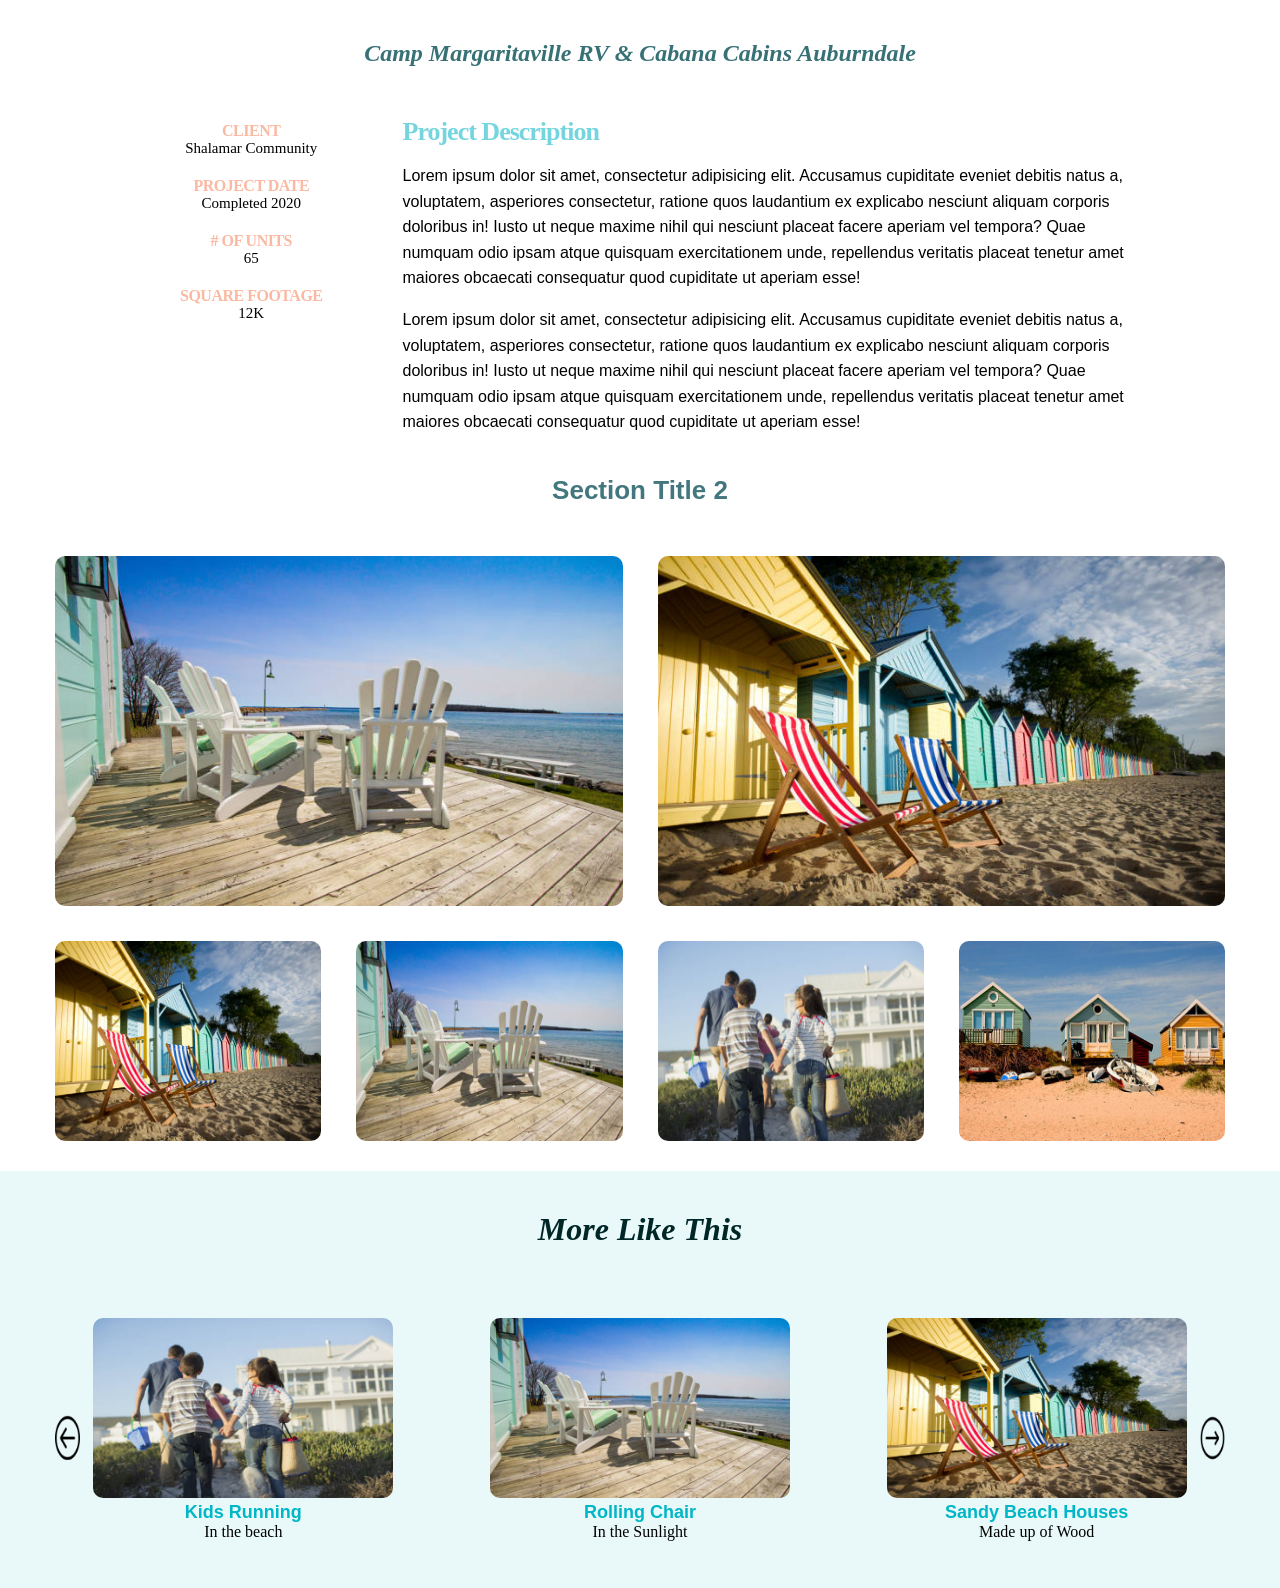
<file: section/index.html>
<!DOCTYPE html>
<html lang="en">
  <head>
    <meta charset="UTF-8" />
    <meta name="viewport" content="width=device-width, initial-scale=1.0" />
    <link
      rel="stylesheet"
      href="https://cdn.jsdelivr.net/npm/@fancyapps/ui@5.0/dist/fancybox/fancybox.css"
    />
    <link
      rel="stylesheet"
      href="https://cdn.jsdelivr.net/npm/swiper@11/swiper-bundle.min.css"
    />
    <link rel="stylesheet" href="assets/scss/style.css" />
    <title>Document</title>
  </head>
  <body>
    <div class="info">
      <div class="container info-container">
        <h2 class="info__title">
          Camp Margaritaville RV & Cabana Cabins Auburndale
        </h2>

        <div class="info__details">
          <div class="info__detail">
            <div class="info__detail-item">
              <h3 class="info__detail-heading">CLIENT</h3>
              <p class="info__detail-content">Shalamar Community</p>
            </div>

            <div class="info__detail-item">
              <h3 class="info__detail-heading">PROJECT DATE</h3>
              <p class="info__detail-content">Completed 2020</p>
            </div>

            <div class="info__detail-item">
              <h3 class="info__detail-heading"># OF UNITS</h3>
              <p class="info__detail-content">65</p>
            </div>

            <div class="info__detail-item">
              <h3 class="info__detail-heading">SQUARE FOOTAGE</h3>
              <p class="info__detail-content">12K</p>
            </div>
          </div>
          <div class="info__detail__description">
            <h3 class="info__detail__description-title">Project Description</h3>
            <p class="info__detail__description-content">
              Lorem ipsum dolor sit amet, consectetur adipisicing elit.
              Accusamus cupiditate eveniet debitis natus a, voluptatem,
              asperiores consectetur, ratione quos laudantium ex explicabo
              nesciunt aliquam corporis doloribus in! Iusto ut neque maxime
              nihil qui nesciunt placeat facere aperiam vel tempora? Quae
              numquam odio ipsam atque quisquam exercitationem unde, repellendus
              veritatis placeat tenetur amet maiores obcaecati consequatur quod
              cupiditate ut aperiam esse!
            </p>
            <p class="info__detail__description-content">
              Lorem ipsum dolor sit amet, consectetur adipisicing elit.
              Accusamus cupiditate eveniet debitis natus a, voluptatem,
              asperiores consectetur, ratione quos laudantium ex explicabo
              nesciunt aliquam corporis doloribus in! Iusto ut neque maxime
              nihil qui nesciunt placeat facere aperiam vel tempora? Quae
              numquam odio ipsam atque quisquam exercitationem unde, repellendus
              veritatis placeat tenetur amet maiores obcaecati consequatur quod
              cupiditate ut aperiam esse!
            </p>
          </div>
        </div>
      </div>
    </div>

    <div class="popup">
      <div class="container">
        <h2 class="popup-title">Section Title 2</h2>
        <div class="popup__grid">
          <div class="popup__grid-item popup__grid-item-span-2">
            <img
              src="assets/uploads/istockphoto-1093526800-612x612.jpg"
              alt="rolling chair"
              class="popup__grid-image"
            />
            <a
              href="#slide1"
              class="popup__link"
              data-fancybox="image__gallery"
            ></a>
          </div>

          <div class="popup__grid-item popup__grid-item-span-2">
            <img
              src="assets/uploads/istockphoto-168272331-612x612.jpg"
              alt="beach chair with wooden beach house"
              class="popup__grid-image"
            />
            <a
              href="#slide2"
              class="popup__link"
              data-fancybox="image__gallery"
            ></a>
          </div>

          <div class="popup__grid-item">
            <img
              src="assets/uploads/istockphoto-168272331-612x612.jpg"
              alt="beach chair with wooden beach house"
              class="popup__grid-image"
            />
            <a
              href="#slide2"
              class="popup__link"
              data-fancybox="image__gallery"
            ></a>
          </div>

          <div class="popup__grid-item">
            <img
              src="assets/uploads/istockphoto-1093526800-612x612.jpg"
              alt="rolling chair"
              class="popup__grid-image"
            />
            <a
              href="#slide1"
              class="popup__link"
              data-fancybox="image__gallery"
            ></a>
          </div>

          <div class="popup__grid-item">
            <img
              src="assets/uploads/istockphoto-468840563-612x612.jpg"
              alt="kids holding hand and running in beach"
              class="popup__grid-image"
            />
            <a
              href="#slide3"
              class="popup__link"
              data-fancybox="image__gallery"
            ></a>
          </div>

          <div class="popup__grid-item">
            <img
              src="assets/uploads/istockphoto-528910606-612x612.jpg"
              alt="wooden beach house"
              class="popup__grid-image"
            />
            <a
              href="#slide4"
              class="popup__link"
              data-fancybox="image__gallery"
            ></a>
          </div>
        </div>

        <div id="slide1" style="display: none">
          <img
            src="assets/uploads/istockphoto-1093526800-612x612.jpg"
            alt="rolling chair"
            class="fancybox-image"
          />

          <div class="fancybox__description">
            <h2 class="fancybox-title">Rocking Chair</h2>
            <p class="fancybox__description-text">
              Lorem ipsum, dolor sit amet consectetur adipisicing elit. Velit
              itaque obcaecati quod, culpa, quibusdam explicabo praesentium
              cumque sit minima veritatis dolores, animi vitae saepe. Corrupti
              consectetur ex sunt incidunt ipsa?
            </p>
          </div>
        </div>

        <div id="slide2" style="display: none">
          <img
            src="assets/uploads/istockphoto-168272331-612x612.jpg"
            alt="beach chair with wooden beach house"
            class="fancybox-image"
          />
          <div class="fancybox__description">
            <h2 class="fancybox-title">Beach Chair with Beach Houses</h2>
            <p class="fancybox__description-text">
              Lorem ipsum, dolor sit amet consectetur adipisicing elit. Velit
              itaque obcaecati quod, culpa, quibusdam explicabo praesentium
              cumque sit minima veritatis dolores, animi vitae saepe. Corrupti
              consectetur ex sunt incidunt ipsa?
            </p>
          </div>
        </div>

        <div id="slide3" style="display: none">
          <img
            src="assets/uploads/istockphoto-468840563-612x612.jpg"
            alt="kids holding hand and running in beach"
            class="fancybox-image"
          />
          <div class="fancybox__description">
            <h2 class="fancybox-title">Kids Running with Adults</h2>
            <p class="fancybox__description-text">
              Lorem ipsum, dolor sit amet consectetur adipisicing elit. Velit
              itaque obcaecati quod, culpa, quibusdam explicabo praesentium
              cumque sit minima veritatis dolores, animi vitae saepe. Corrupti
              consectetur ex sunt incidunt ipsa?
            </p>
          </div>
        </div>

        <div id="slide4" style="display: none">
          <img
            src="assets/uploads/istockphoto-528910606-612x612.jpg"
            alt="wooden beach house"
            class="fancybox-image"
          />
          <div class="fancybox__description">
            <h2 class="fancybox-title">Beach Houses and Sand</h2>
            <p class="fancybox__description-text">
              Lorem ipsum, dolor sit amet consectetur adipisicing elit. Velit
              itaque obcaecati quod, culpa, quibusdam explicabo praesentium
              cumque sit minima veritatis dolores, animi vitae saepe. Corrupti
              consectetur ex sunt incidunt ipsa?
            </p>
          </div>
        </div>
      </div>
    </div>

    <div class="similar">
      <div class="container similar-container">
        <h2 class="similar-title">More Like This</h2>
        <div class="similarSwiper">
          <div class="swiper-wrapper">
            <div class="swiper-slide">
              <div class="similar__item">
                <img
                  src="assets/uploads/istockphoto-468840563-612x612.jpg"
                  class="similar__item-image"
                />
                <h3 class="similar__item-title">Kids Running</h3>
                <p class="similar__item-info">In the beach</p>
                <a href="#" class="similar__item-link"></a>
              </div>
            </div>

            <div class="swiper-slide">
              <div class="similar__item">
                <img
                  src="assets/uploads/istockphoto-1093526800-612x612.jpg"
                  class="similar__item-image"
                />
                <h3 class="similar__item-title">Rolling Chair</h3>
                <p class="similar__item-info">In the Sunlight</p>
                <a href="#" class="similar__item-link"></a>
              </div>
            </div>

            <div class="swiper-slide">
              <div class="similar__item">
                <img
                  src="assets/uploads/istockphoto-168272331-612x612.jpg"
                  class="similar__item-image"
                />
                <h3 class="similar__item-title">Sandy Beach Houses</h3>
                <p class="similar__item-info">Made up of Wood</p>
                <a href="#" class="similar__item-link"></a>
              </div>
            </div>

            <div class="swiper-slide">
              <div class="similar__item">
                <img
                  src="assets/uploads/istockphoto-528910606-612x612.jpg"
                  class="similar__item-image"
                />
                <h3 class="similar__item-title">Beach House</h3>
                <p class="similar__item-info">With Beach Boats</p>
                <a href="#" class="similar__item-link"></a>
              </div>
            </div>
          </div>
          <!-- <div class="swiper-button-prev"></div> -->
          <!-- <div class="swiper-button-next"></div> -->
          <img
            src="assets/uploads/left-arrow.png"
            alt=""
            class="swiper-button-prev"
          />
          <img
            src="assets/uploads/right-arrows.png"
            alt=""
            class="swiper-button-next"
          />
        </div>
      </div>
    </div>

    <script src="https://cdn.jsdelivr.net/npm/@fancyapps/ui@5.0/dist/fancybox/fancybox.umd.js"></script>
    <!-- <script src="https://unpkg.com/swiper/swiper-bundle.min.js"></script> -->
    <script src="https://cdn.jsdelivr.net/npm/swiper@11/swiper-bundle.min.js"></script>

    <script src="assets/js/development/script.js"></script>
  </body>
</html>
</file>
<file: assets/scss/design.css>
* {
  padding: 0;
  margin: 0;
  text-decoration: none;
  box-sizing: border-box;
}

@font-face {
  font-family: "lexendGiga";
  src: url("../fonts/LexendGiga-Light.ttf");
}
.header {
  display: inline-block;
  width: 100%;
  height: 10%;
  padding-top: 10px;
  background-color: rgb(16, 212, 180);
}

.head-div {
  display: flex;
  align-items: center;
  justify-content: space-between;
}

nav {
  width: 50%;
}

nav > ul {
  display: flex;
  justify-content: space-around;
}

nav > ul li {
  display: inline-block;
  position: relative;
  list-style: none;
  font-size: 20px;
  font-weight: normal;
  padding-right: 45px;
  font-family: "lexendGiga";
}

nav a {
  color: #000000;
  display: block;
  padding: 10px 15px;
  transition: color 0.3s ease;
}

nav a:hover {
  color: rgb(207, 233, 206);
}

.dropdown {
  display: none;
  position: absolute;
  top: 100%;
  left: 0;
  background-color: rgb(16, 212, 180);
  border-radius: 5px;
  box-shadow: 0 4px 6px rgba(0, 0, 0, 0.1);
  min-width: auto;
  padding: 10px 0;
  z-index: 1000;
  border: 2px solid red;
}

nav > ul li:hover .dropdown {
  display: block;
}

.dropdown li {
  padding: 10px;
  white-space: nowrap;
}

.dropdown li a {
  padding: 0 15px;
  color: #333;
  transition: background-color 0.3s ease;
}

.dropdown li a:hover {
  background-color: rgb(207, 233, 206);
}

.company-logo {
  width: 10%;
  height: 20%;
  margin-left: 20px;
}

#container-1 {
  display: flex;
  flex-direction: column;
  justify-content: flex-start;
}

.swiper-container {
  position: relative;
  margin-bottom: 40px;
}

.swiper-slide-content img {
  -o-object-fit: contain;
     object-fit: contain;
  width: 1380px;
  height: 900px;
}

#article-aside {
  display: flex;
  gap: 40px;
  padding: 40px 5%;
  max-width: 1350px;
  margin: 0 auto;
  border-radius: 5px;
  background-color: black;
}
#article-aside .main-article {
  flex: 2;
  background-color: #fff;
  padding: 20px;
  border-radius: 8px;
  font-size: 1rem;
  line-height: 1.6;
}
#article-aside .main-article h2 {
  font-size: 2rem;
  margin-bottom: 20px;
  color: #333;
}
#article-aside .main-article p {
  margin-bottom: 15px;
  color: #555;
}
#article-aside .main-article p:last-child {
  margin-bottom: 0;
}
#article-aside .related-info {
  flex: 1;
  background-color: #f8f8f8;
  padding: 20px;
  border-radius: 8px;
}
#article-aside .related-info h3 {
  font-size: 1.5rem;
  color: #333;
  margin-bottom: 20px;
}
#article-aside .related-info ul {
  list-style-type: none;
  padding: 0;
}
#article-aside .related-info ul li {
  margin-bottom: 10px;
}
#article-aside .related-info ul li a {
  color: #007bff;
  text-decoration: none;
  font-size: 1rem;
}
#article-aside .related-info ul li a:hover {
  text-decoration: underline;
}

.work,
.team {
  font-size: 50px;
  padding: 30px 0 30px 520px;
  color: black;
}

#container-2 {
  display: flex;
  flex-direction: column;
  justify-content: flex-start;
}
#container-2 img {
  width: 50%;
  border-radius: 5%;
}
#container-2 h2 {
  position: relative;
  top: 70px;
  left: 100px;
  font-size: 50px;
  width: 400px;
  color: rgb(201, 29, 29);
}
#container-2 p {
  position: relative;
  width: 400px;
  font-size: 25px;
  top: 140px;
  color: rgb(201, 29, 29);
}

.developer,
.ui-ux,
.data-scientist,
.qa {
  display: flex;
  flex-direction: row;
  justify-content: flex-start;
  justify-content: space-around;
  background-color: rgb(16, 212, 180);
  margin-bottom: 50px;
}

#reverse,
.reversed {
  flex-direction: row-reverse;
}
#reverse h2,
.reversed h2 {
  position: relative;
  left: 0;
  width: 350px;
}
#reverse p,
.reversed p {
  right: 50px;
}

.data-scientist h2,
.qa h2 {
  left: 40px;
  right: 0;
}

.member {
  display: flex;
  background-color: #666161;
  justify-content: space-around;
  margin-bottom: 20px;
}
.member .person {
  background-color: #585656;
  padding: 0 20px;
}

.profile-container {
  display: flex;
  align-items: center;
  justify-content: flex-start;
  gap: 20px;
  padding: 20px;
  background-color: #fff;
  border-radius: 10px;
  max-width: 600px;
  margin: 0 auto;
}

.profile-img {
  width: 120px;
  height: 120px;
  border-radius: 50%;
  -o-object-fit: cover;
     object-fit: cover;
  border: 4px solid #666161;
}

.profile-content {
  max-width: 400px;
}

.profile-content h3 {
  font-size: 24px;
  font-weight: bold;
  color: #333;
  margin-bottom: 10px;
}

.designation {
  font-size: 18px;
  color: #666161;
  margin-bottom: 15px;
  font-weight: 600;
}

.description {
  font-size: 16px;
  color: #555;
  margin-bottom: 15px;
  line-height: 1.5;
}

.social-links {
  display: flex;
  gap: 15px;
}

.social-link {
  font-size: 16px;
  text-decoration: none;
  color: #666161;
  font-weight: 500;
}

.call {
  display: flex;
  flex-direction: column;
  align-items: center;
  justify-content: center;
  background-color: rgb(16, 212, 180);
  color: #fff;
  padding: 60px 20px;
  text-align: center;
  border-radius: 4px;
  margin-bottom: 30px;
}
.call h2 {
  font-size: 2.5rem;
  margin-bottom: 20px;
  color: #f0f0f0;
  font-family: "LexendGiga";
}
.call p {
  font-size: 1.2rem;
  margin-bottom: 30px;
  color: #e0e0e0;
}
.call button {
  padding: 15px 30px;
  font-size: 1.1rem;
  background-color: black;
  color: #fff;
  border: none;
  border-radius: 5px;
  cursor: pointer;
}
.call button:hover {
  transform: scale(1.1);
}

#partnership {
  display: flex;
  flex-direction: row;
  justify-content: flex-start;
  width: 100%;
  margin-bottom: 30px;
  white-space: nowrap;
  overflow: hidden;
}

@keyframes slide {
  from {
    transform: translateX(0);
  }
  to {
    transform: translateX(-100%);
  }
}
.logos {
  animation: 5s slide infinite linear;
}

#partnership:hover .logos {
  animation-play-state: paused;
}

.logos img {
  height: 50px;
  margin: 0 30px;
}

#footer {
  display: grid;
  grid-template-columns: repeat(4, 1fr);
  gap: 20px;
  padding: 40px 10%;
  background-color: rgb(16, 212, 180);
  color: black;
  font-family: "LexendGiga";
  width: 100%;
}
#footer .footer-nav ul {
  list-style: none;
  padding: 0;
  display: grid;
  grid-template-columns: repeat(2, 1fr);
  gap: 10px;
  color: #000000;
}
#footer .footer-nav ul li,
#footer .footer-nav .links a {
  font-size: 1rem;
  margin-bottom: 10px;
  color: #000;
  text-decoration: none;
}
#footer .footer-nav ul li a:hover,
#footer .footer-nav .links a:hover {
  color: rgb(207, 233, 206);
}
#footer .information {
  font-size: 1rem;
}
#footer .information h3 {
  font-size: 1.2rem;
  margin-bottom: 10px;
}
#footer .information p {
  margin-bottom: 8px;
}
#footer .links {
  display: flex;
  flex-direction: column;
  gap: 10px;
  width: 33%;
}
#footer .links a {
  color: #000;
}
#footer .links a:hover {
  color: rgb(207, 233, 206);
}
#footer .copyright {
  grid-column: span 4;
  text-align: center;
  font-size: 0.9rem;
  margin-top: 20px;
  color: #000;
}/*# sourceMappingURL=design.css.map */
</file>
<file: Day-06/assets/scss/style.css>
@font-face {
  font-family: "Inter";
  src: url(../fonts/Inter_18pt-Regular.ttf) format("truetype");
  font-weight: 400;
}
@font-face {
  font-family: "Inter";
  src: url(../fonts/Inter_18pt-Medium.ttf) format("truetype");
  font-weight: 500;
}
@font-face {
  font-family: "Inter";
  src: url(../fonts/Inter_18pt-SemiBold.ttf) format("truetype");
  font-weight: 600;
}
@font-face {
  font-family: "Inter";
  src: url(../fonts/Inter_18pt-Bold.ttf) format("truetype");
  font-weight: 700;
}
@font-face {
  font-family: "Inter";
  src: url(../fonts/Inter_18pt-Black.ttf) format("truetype");
  font-weight: 900;
}
*,
*::before,
*::after {
  margin: 0;
  padding: 0;
  box-sizing: border-box;
}

ul {
  list-style: none;
}

a {
  text-decoration: none;
}

h2,
h3 {
  font-family: "Inter", sans-serif;
  font-weight: 900;
  color: #17293e;
}

body {
  font-family: Inter, sans-serif;
  background-color: #fff;
}

button {
  display: inline-block;
  font-family: "Inter", sans-serif;
  font-weight: 900;
  border: none;
}

.hero {
  width: 100%;
  height: 638px;
  background-image: linear-gradient(to left, rgba(22, 23, 72, 0.5019607843) 0%, #000000 100%), url(../uploads/image\ 5.jpg);
  background-repeat: no-repeat;
  background-position: center;
  background-size: 100% 100%;
  display: flex;
  flex-direction: column;
  position: relative;
}

.myswiper2 {
  width: 100%;
  height: 80%;
  position: relative;
}
.myswiper2 .swiper-slide {
  max-height: 384px;
}

.hero__profile-wrapper {
  max-width: 650px;
  position: absolute;
  top: 120px;
  left: 10%;
}

.hero__content-wrapper {
  margin-bottom: 30px;
}
@media (max-width: 768px) {
  .hero__content-wrapper {
    margin-bottom: 15px;
  }
}

.hero__heading {
  font-size: 70px;
  line-height: 110%;
  letter-spacing: -2px;
  color: #fff;
  margin-bottom: 15px;
}
@media (max-width: 1024px) {
  .hero__heading {
    font-size: 58px;
  }
}
@media (max-width: 768px) {
  .hero__heading {
    font-size: 48px;
  }
}

.hero__content {
  font-size: 20px;
  font-weight: 400;
  color: #fff;
  line-height: 150%;
  letter-spacing: 0;
}
@media (max-width: 768px) {
  .hero__content {
    font-size: 15px;
  }
}

.hero__action {
  display: inline;
  border-radius: 35px;
  display: flex;
  align-items: center;
  background-color: #ff1c9d;
  padding: 15px 45px;
  max-width: 240px;
}

.hero__button {
  background-color: #ff1c9d;
  color: #fff;
  font-size: 18px;
  font-weight: 600;
  padding-right: 20px;
}
.hero__button:hover {
  color: #17293e;
  cursor: pointer;
}

.myswiper {
  max-width: 510px;
  align-self: flex-end;
  margin-right: 50px;
}

.hero__thumbnail {
  max-width: 160px;
}
.hero__thumbnail:hover {
  cursor: pointer;
}

.hero__progress-bar {
  position: absolute;
  top: 0;
  left: 0;
  height: 2px;
  width: 100%;
  max-width: 150px;
  background-color: rgba(255, 255, 255, 0.1529411765);
}

.hero__progress-bar-fill {
  height: 100%;
  background: linear-gradient(to right, #ff1c9d 0%, #ff1c9d 100%);
  width: 0%;
}

@keyframes fillProgressBar {
  0% {
    width: 0%;
  }
  100% {
    width: 100%;
  }
}
.hero__thumbnail-info {
  font-size: 16px;
  font-weight: 600;
  color: #fff;
  padding-top: 30px;
}

.heading {
  max-width: 1210px;
  margin: 0 auto;
  padding: 20px 20px;
  position: relative;
}

.heading__wrapper {
  max-width: 629px;
  width: 70%;
}

.heading__title {
  font-size: 46px;
  line-height: 120%;
  letter-spacing: -2px;
  padding-bottom: 10px;
}
@media (max-width: 768px) {
  .heading__title {
    font-size: 30px;
  }
}

.heading__content {
  font-size: 18px;
  font-weight: 500;
  line-height: 120%;
  color: #4c5175;
}
@media (max-width: 768px) {
  .heading__content {
    font-size: 14px;
  }
}

.heading__content__link {
  color: #ff1c9d;
  text-decoration: underline;
  -webkit-text-decoration-skip-ink: none;
          text-decoration-skip-ink: none;
}
.heading__content__link:hover {
  color: #17293e;
  background-color: #ff1c9d;
}

.heading__icon-container {
  display: inline-block;
  position: absolute;
  bottom: 0;
  right: 20px;
}

.swiper-button-prev,
.swiper-button-next {
  position: static !important;
  top: auto !important;
  margin: 0 !important;
  display: inline-block;
  position: absolute;
  width: 40px;
  height: 40px;
  background: none;
  stroke: #ff1c9d;
  fill: #fff;
}
.swiper-button-prev:hover,
.swiper-button-next:hover {
  cursor: pointer;
  fill: #000;
  stroke: #ff1c9d;
  stroke-width: 3;
}

.team {
  display: flex;
  flex-wrap: wrap;
  max-width: 1210px;
  margin: 10px auto;
  gap: 14px;
  padding: 0 20px;
}
@media (max-width: 768px) {
  .team {
    display: grid;
    grid-template-columns: 1fr 1fr;
  }
}
@media (max-width: 480px) {
  .team {
    display: flex;
    flex-direction: column;
    align-items: center;
  }
}

.swiper-container {
  width: 100%;
  position: relative;
  overflow: hidden;
}

.team__member {
  flex: 1;
  max-width: 282px;
  height: 415px;
  position: relative;
}
.team__member::after {
  content: "";
  position: absolute;
  bottom: 0;
  left: 0;
  width: 100%;
  margin-top: 30px;
  border: 3px solid red;
  transition: opacity 0.3s ease;
  opacity: 0;
}
.team__member:hover::after {
  opacity: 1;
}
@media (max-width: 768px) {
  .team__member {
    max-width: 100%;
    height: auto;
  }
}

.team__image {
  width: 100%;
  max-width: 282px;
  height: auto;
}
@media (max-width: 768px) {
  .team__image {
    width: 100%;
    height: auto;
  }
}

.team__member__name {
  font-size: 20px;
  line-height: 100%;
  margin-bottom: 5px;
}

.team__member__info {
  font-size: 14px;
  font-weight: 500;
  line-height: 130%;
  letter-spacing: -0.25px;
  max-width: 250px;
}

.team__member-link {
  position: absolute;
  top: 0;
  left: 0;
  width: 100%;
  height: 100%;
}

.profile__container {
  display: flex;
  align-items: center;
  justify-content: flex-start;
  gap: 20px;
  padding: 20px;
  background-color: #fff;
  border-radius: 10px;
  max-width: 600px;
  margin: 0 auto;
}

.profile__img {
  width: 120px;
  height: 120px;
  border-radius: 50%;
  -o-object-fit: cover;
     object-fit: cover;
  border: 4px solid #17293e;
}

.profile__content {
  max-width: 400px;
}

.profile__title {
  font-size: 24px;
  font-weight: bold;
  color: #333;
  margin-bottom: 10px;
}

.designation {
  font-size: 18px;
  color: #666161;
  margin-bottom: 15px;
  font-weight: 600;
}

.description {
  font-size: 16px;
  color: #555;
  margin-bottom: 15px;
  line-height: 1.5;
}

.social-links {
  display: flex;
  gap: 15px;
}

.cta {
  max-width: 1210px;
  height: 410px;
  padding: 0 20px;
  margin: 40px auto;
  position: relative;
  background-image: linear-gradient(to bottom, rgba(18, 57, 133, 0.5019607843) 0%, #17293e 100%), url("../uploads/image(4).png");
  display: flex;
  flex-direction: column;
  justify-content: flex-end;
  align-items: center;
  text-align: center;
  background-size: 100% 100%;
  background-position: center;
  background-repeat: no-repeat;
  border-radius: 42px;
}

.cta__content-box {
  max-width: 790px;
  padding-bottom: 30px;
  display: flex;
  flex-direction: column;
  align-items: center;
}

.cta__heading {
  font-size: 46px;
  line-height: 120%;
  letter-spacing: -2px;
  color: #fff;
}

.cta__content {
  font-size: 15px;
  font-weight: 500;
  line-height: 160%;
  margin: 20px 0;
}

.cta__action {
  max-width: 280px;
  padding: 15px 20px;
  border-radius: 15px;
  background-color: #ff1c9d;
  display: flex;
  align-items: center;
}

.cta__button {
  background-color: #ff1c9d;
  color: #fff;
  font-size: 18px;
  font-weight: 600;
  padding-right: 20px;
}
.cta__button:hover {
  color: #17293e;
  cursor: pointer;
}

.news {
  max-width: 1210px;
  padding: 40px 20px;
  margin: 0 auto;
}

.news__header {
  display: flex;
  flex-direction: column-reverse;
  max-width: 598px;
  padding-bottom: 30px;
}

.news__info {
  font-weight: 700;
  opacity: 0.75;
  color: #4c5175;
  font-size: 16px;
  letter-spacing: 0.5px;
  filter: drop-shadow(0 4px 4px rgba(0, 0, 0, 0.25));
}

.news__title {
  font-size: 46px;
  color: #17293e;
  letter-spacing: -2px;
  line-height: 120%;
}

.news__article {
  display: flex;
  justify-content: center;
  flex-wrap: wrap;
  gap: 40px;
}
@media (max-width: 768px) {
  .news__article {
    flex-direction: column;
    align-items: center;
  }
}

.news__main-image-wrapper {
  position: relative;
  max-width: 575px;
  border: 1px solid black;
}
.news__main-image-wrapper::after {
  content: "";
  position: absolute;
  top: 0;
  left: 0;
  width: 100%;
  height: 100%;
  background: linear-gradient(to top, rgba(255, 28, 157, 0.9019607843) 15%, rgba(255, 255, 255, 0) 80%);
  pointer-events: none;
}

.news__main-image {
  width: 100%;
  max-width: 575px;
  height: auto;
  position: relative;
}

.news__main-content-wrapper {
  margin-top: -105px;
  position: relative;
  z-index: 5;
  padding: 30px 30px;
  max-width: 575px;
}

.news__main-title {
  font-size: 40px;
  line-height: 44px;
}

.news__main-content {
  font-size: 15px;
  font-weight: 500;
  line-height: 24px;
  margin: 25px 0;
}

.news__article-footer {
  max-width: 515px;
}

.news__article__time {
  font-size: 18px;
  font-weight: 600;
  color: #767b97;
}
.news__article__time--smaller {
  font-size: 15px;
}

.news__article-footer-divider {
  display: inline-block;
  width: 1px;
  height: 22px;
  border: 1px solid #767b97;
  position: relative;
  top: 3px;
  margin: 0 25px;
}

.news__article__link {
  font-size: 18px;
  font-weight: 600;
  color: #ff1c9d;
}
.news__article__link--smaller {
  font-size: 15px;
}
.news__article__link:hover {
  background-color: #ff1c9d;
  color: #fff;
}

.news__sub {
  max-width: 555px;
  display: flex;
  flex-direction: column;
  justify-content: start;
  flex: 1;
  gap: 20px;
}

.news__sub-container {
  display: flex;
}

.news__sub-item {
  flex: 1;
  padding: 20px 10px;
}

.news__sub-title {
  font-size: 20px;
  line-height: 20px;
  margin-bottom: 15px;
}

.news__sub-image {
  width: 219px;
  height: auto;
}

#footer {
  background-color: #17293e;
}

.footer__wrapper {
  padding: 60px 30px 90px;
  max-width: 1210px;
  margin: 0 auto;
  display: flex;
  flex-wrap: wrap;
  justify-content: space-between;
  gap: 35px;
}
@media (max-width: 768px) {
  .footer__wrapper {
    flex-direction: column;
  }
}

.footer__left {
  flex: 1;
}
@media (max-width: 768px) {
  .footer__left {
    margin-bottom: 20px;
    text-align: center;
  }
}

.footer__left-box {
  margin-bottom: 30px;
}
@media (max-width: 768px) {
  .footer__left-box {
    margin-bottom: 20px;
  }
}

.footer__left-image {
  max-width: 205.8px;
  max-height: 50px;
  margin-bottom: 30px;
}
@media (max-width: 768px) {
  .footer__left-image {
    max-width: 150px;
  }
}

.footer__left-content {
  font-family: "Inter", sans-serif;
  font-weight: 400;
  font-size: 16px;
  opacity: 0.75;
  color: #fff;
  line-height: 25.6px;
}

.footer__left-detail {
  font-family: "Inter", sans-serif;
  font-weight: 400;
  font-size: 16px;
  color: #fff;
  line-height: 19.36px;
  opacity: 0.5;
  padding-bottom: 10px;
}

.footer__left-link {
  text-decoration: underline;
}
.footer__left-link:hover {
  color: #fff;
}

.footer__center {
  flex: 1;
}
@media (max-width: 768px) {
  .footer__center {
    margin-bottom: 20px;
    text-align: center;
  }
}

.footer__center-box {
  margin-bottom: 30px;
}

.footer__center-title {
  font-size: 20px;
  color: #fff;
  margin-bottom: 20px;
}

.footer__center-content {
  font-family: "Inter", sans-serif;
  font-weight: 500;
  font-size: 14px;
  opacity: 0.65;
  color: #fff;
  line-height: 22.4px;
}

.footer__center-signup {
  margin: 10px 0;
  padding: 0 18px;
  margin-right: 18px;
  border-radius: 15px;
  display: flex;
  align-items: center;
}
@media (max-width: 768px) {
  .footer__center-signup {
    margin: 0 auto;
    max-width: 275px;
  }
}

.footer__center-button {
  font-family: "Inter", sans-serif;
  font-weight: 600;
  font-size: 18px;
  line-height: 21.78px;
  text-align: center;
  background-color: #17293e;
  color: #fff;
  margin-right: 10px;
  border-radius: 5px;
}
.footer__center-button:hover {
  color: #ff1c9d;
}
@media (max-width: 768px) {
  .footer__center-button {
    padding: 15px;
  }
}

.icon-Vector-1 {
  display: inline-block;
  width: 24px;
  height: 18px;
  stroke-width: 0;
  stroke: #fff;
  fill: #fff;
}
.icon-Vector-1:hover {
  cursor: pointer;
  stroke: green;
  stroke-width: 1.5;
  fill: purple;
}

.footer__center-box-title {
  font-size: 20px;
  color: #fff;
  padding-bottom: 10px;
}

@media (max-width: 768px) {
  .footer__social-icon {
    margin: 10px;
  }
}
.footer__social-icon:hover {
  cursor: pointer;
  fill: #ff1c9d;
}

.footer__icon {
  display: inline-block;
  width: 34px;
  height: 34px;
  stroke-width: 0;
  stroke: #fff;
  fill: #002632;
}
.footer__icon:hover {
  cursor: pointer;
  fill: #ff1c9d;
}

.footer__right {
  flex: 1;
}
@media (max-width: 768px) {
  .footer__right {
    width: 40%;
    margin: 0 auto;
    padding-left: 20px;
  }
}

.footer__right-title {
  font-size: 20px;
  color: #fff;
  margin-bottom: 10px;
}

.footer__right-list li a {
  font-family: "Inter", sans-serif;
  font-weight: 400;
  font-size: 16px;
  color: #fff;
  opacity: 0.75;
  line-height: 32px;
}
.footer__right-list li a:hover {
  color: #ff1c9d;
  background-color: #fff;
}

.footer__link-status {
  font-family: "Inter", sans-serif;
  font-weight: 400;
  font-size: 16px;
  color: #fff;
}
.footer__link-status:hover {
  background-color: #ff1c9d;
  color: #17293e;
}/*# sourceMappingURL=style.css.map */
</file>
<file: Day-07/assets/scss/style.css>
@font-face {
  font-family: "Inter";
  src: url(../fonts/Inter_18pt-Regular.ttf) format("truetype");
  font-weight: 400;
}
@font-face {
  font-family: "Inter";
  src: url(../fonts/Inter_18pt-Medium.ttf) format("truetype");
  font-weight: 500;
}
@font-face {
  font-family: "Inter";
  src: url(../fonts/Inter_18pt-SemiBold.ttf) format("truetype");
  font-weight: 600;
}
@font-face {
  font-family: "Inter";
  src: url(../fonts/Inter_18pt-Bold.ttf) format("truetype");
  font-weight: 700;
}
@font-face {
  font-family: "Inter";
  src: url(../fonts/Inter_18pt-Black.ttf) format("truetype");
  font-weight: 900;
}
*,
*::before,
*::after {
  margin: 0;
  padding: 0;
  box-sizing: border-box;
}

ul {
  list-style: none;
}

a {
  text-decoration: none;
}

h2,
h3 {
  font-family: "Inter", sans-serif;
  font-weight: 900;
  color: #17293e;
}

body {
  font-family: Inter, sans-serif;
  background-color: #fff;
  overflow-x: hidden;
}

button {
  display: inline-block;
  font-family: "Inter", sans-serif;
  font-weight: 900;
  border: none;
}

.hero {
  width: 100%;
  height: 638px;
  background-image: linear-gradient(to left, rgba(22, 23, 72, 0.5019607843) 0%, #000000 100%), url(../uploads/image\ 5.jpg);
  background-repeat: no-repeat;
  background-position: center;
  background-size: 100% 100%;
  display: flex;
  flex-direction: column;
  position: relative;
}

.myswiper2 {
  width: 100%;
  height: 80%;
  position: relative;
}

.hero__profile-wrapper {
  max-width: 650px;
  position: absolute;
  top: 120px;
  left: 10%;
}
@media (max-width: 1440px) {
  .hero__profile-wrapper {
    top: 90px;
    left: 120px;
  }
}
@media (max-width: 1024px) {
  .hero__profile-wrapper {
    top: 50px;
    left: 20px;
  }
}

.hero__content-wrapper {
  margin-bottom: 30px;
}
@media (max-width: 768px) {
  .hero__content-wrapper {
    margin-bottom: 15px;
  }
}

.hero__heading {
  font-size: 70px;
  line-height: 110%;
  letter-spacing: -2px;
  color: #fff;
  margin-bottom: 15px;
}
@media (max-width: 1024px) {
  .hero__heading {
    font-size: 58px;
  }
}
@media (max-width: 768px) {
  .hero__heading {
    font-size: 48px;
  }
}

.hero__content {
  font-size: 20px;
  font-weight: 400;
  color: #fff;
  line-height: 150%;
  letter-spacing: 0;
}
@media (max-width: 768px) {
  .hero__content {
    font-size: 15px;
  }
}

.hero__action {
  display: inline;
  border-radius: 35px;
  display: flex;
  align-items: center;
  background-color: #ff1c9d;
  padding: 15px 45px;
  max-width: 240px;
}

.hero__button {
  background-color: #ff1c9d;
  color: #fff;
  font-size: 18px;
  font-weight: 600;
  padding-right: 20px;
}
.hero__button:hover {
  color: #17293e;
  cursor: pointer;
}

.myswiper {
  max-width: 510px;
  align-self: flex-end;
  margin-right: 50px;
}
@media (max-width: 1024px) {
  .myswiper {
    max-width: 420px;
    margin-right: 20px;
  }
}
@media (max-width: 768px) {
  .myswiper {
    max-width: 320px;
  }
}

.hero__thumbnail {
  max-width: 160px;
}
.hero__thumbnail:hover {
  cursor: pointer;
}

.hero__progress-bar {
  position: absolute;
  top: 0;
  left: 0;
  height: 2px;
  width: 100%;
  max-width: 150px;
  background-color: rgba(255, 255, 255, 0.1529411765);
}

.hero__progress-bar-fill {
  height: 100%;
  background: linear-gradient(to right, #ff1c9d 0%, #ff1c9d 100%);
  width: 0%;
}

@keyframes fillProgressBar {
  0% {
    width: 0%;
  }
  100% {
    width: 100%;
  }
}
.hero__thumbnail-info {
  font-size: 16px;
  font-weight: 600;
  color: #fff;
  padding-top: 30px;
}
@media (max-width: 768px) {
  .hero__thumbnail-info {
    font-size: 14px;
  }
}

.heading {
  max-width: 1210px;
  margin: 0 auto;
  padding: 20px 20px;
  position: relative;
}

.heading__wrapper {
  max-width: 629px;
  width: 70%;
}

.heading__title {
  font-size: 46px;
  line-height: 120%;
  letter-spacing: -2px;
  padding-bottom: 10px;
}
@media (max-width: 768px) {
  .heading__title {
    font-size: 30px;
  }
}

.heading__content {
  font-size: 18px;
  font-weight: 500;
  line-height: 120%;
  color: #4c5175;
}
@media (max-width: 768px) {
  .heading__content {
    font-size: 14px;
  }
}

.heading__content__link {
  color: #ff1c9d;
  text-decoration: underline;
  -webkit-text-decoration-skip-ink: none;
          text-decoration-skip-ink: none;
}
.heading__content__link:hover {
  color: #17293e;
  background-color: #ff1c9d;
}

.heading__icon-container {
  display: inline-block;
  position: absolute;
  bottom: 0;
  right: 20px;
}

.swiper-button-prev,
.swiper-button-next {
  position: static !important;
  top: auto !important;
  margin: 0 !important;
  display: inline-block;
  position: absolute;
  width: 40px;
  height: 40px;
  background: none;
  stroke: #ff1c9d;
  fill: #fff;
}
.swiper-button-prev:hover,
.swiper-button-next:hover {
  cursor: pointer;
  fill: #000;
  stroke: #ff1c9d;
  stroke-width: 3;
}

.team {
  display: flex;
  flex-wrap: wrap;
  max-width: 1210px;
  margin: 10px auto;
  gap: 14px;
  padding: 0 20px;
}
@media (max-width: 768px) {
  .team {
    display: grid;
    grid-template-columns: 1fr 1fr;
  }
}
@media (max-width: 480px) {
  .team {
    display: flex;
    flex-direction: column;
    align-items: center;
  }
}

.swiper-container {
  width: 100%;
  position: relative;
  overflow: hidden;
}

.team__member {
  flex: 1;
  max-width: 282px;
  height: 415px;
  position: relative;
}
.team__member::after {
  content: "";
  position: absolute;
  bottom: 0;
  left: 0;
  width: 100%;
  margin-top: 30px;
  border: 3px solid red;
  transition: opacity 0.3s ease;
  opacity: 0;
}
.team__member:hover::after {
  opacity: 1;
}
@media (max-width: 768px) {
  .team__member {
    max-width: 100%;
    height: auto;
  }
}

.team__image {
  width: 100%;
  max-width: 282px;
  height: auto;
}
@media (max-width: 768px) {
  .team__image {
    width: 100%;
    height: auto;
  }
}

.team__member__name {
  font-size: 20px;
  line-height: 100%;
  margin-bottom: 5px;
}

.team__member__info {
  font-size: 14px;
  font-weight: 500;
  line-height: 130%;
  letter-spacing: -0.25px;
  max-width: 250px;
}

.team__member-link {
  position: absolute;
  top: 0;
  left: 0;
  width: 100%;
  height: 100%;
}

.profile__container {
  display: flex;
  align-items: center;
  justify-content: flex-start;
  gap: 20px;
  padding: 20px;
  background-color: #fff;
  border-radius: 10px;
  max-width: 600px;
  margin: 0 auto;
}

.profile__img {
  width: 120px;
  height: 120px;
  border-radius: 50%;
  -o-object-fit: cover;
     object-fit: cover;
  border: 4px solid #17293e;
}

.profile__content {
  max-width: 400px;
}

.profile__title {
  font-size: 24px;
  font-weight: bold;
  color: #333;
  margin-bottom: 10px;
}

.designation {
  font-size: 18px;
  color: #666161;
  margin-bottom: 15px;
  font-weight: 600;
}

.description {
  font-size: 16px;
  color: #555;
  margin-bottom: 15px;
  line-height: 1.5;
}

.social-links {
  display: flex;
  gap: 15px;
}

.achievements {
  max-width: 1210px;
  padding: 0 20px;
  margin: 40px auto;
}

.achievements__header {
  display: flex;
  justify-content: space-between;
}
@media (max-width: 768px) {
  .achievements__header {
    flex-direction: column;
    gap: 18px;
  }
}

.achievements__header__section {
  max-width: 598px;
  display: flex;
  flex-direction: column-reverse;
  gap: 18px;
}
@media (max-width: 768px) {
  .achievements__header__section {
    gap: 10px;
  }
}

.achievements__header__caption {
  opacity: 0.75;
  font-size: 16px;
  letter-spacing: 0.5px;
  font-weight: 700;
}

.achievements__header__headline {
  font-size: 46px;
  line-height: 120%;
  letter-spacing: -2px;
}

.achievements__header__info {
  max-width: 247px;
  font-size: 15px;
  line-height: 160%;
  font-weight: 500;
  align-self: flex-end;
}

.achievements__section {
  display: flex;
  flex-wrap: wrap;
  justify-content: center;
  margin: 30px 0;
  gap: 30px;
}

.achievements__section-item {
  max-width: 370px;
  height: 560px;
  background-size: 100% 100%;
  background-position: center;
  background-repeat: no-repeat;
  border-radius: 25px;
  display: flex;
  flex-direction: column;
  justify-content: end;
  padding: 30px;
}

.achivements__section-image1 {
  background: linear-gradient(to bottom, rgba(255, 28, 157, 0.1176470588) 0%, #000000 100%), url(../uploads/image\(5\).png);
}

.achivements__section-image2 {
  background: linear-gradient(to bottom, rgba(255, 28, 157, 0.1176470588) 0%, #000000 100%), url(../uploads/image\(6\).png);
}

.achivements__section-image3 {
  background: linear-gradient(to bottom, rgba(255, 28, 157, 0.1176470588) 0%, #000000 100%), url(../uploads/image\ 5.jpg);
  background-size: 200% 100%;
  background-position: 55% 100%;
  background-repeat: no-repeat;
}

.icon-Medal-First-Place-1 {
  display: inline-block;
  width: 34.5px;
  height: 36.65px;
  stroke-width: 0;
  fill: #fff;
}

.icon-Graduation-Cap-1 {
  display: inline-block;
  width: 40px;
  height: 40px;
  stroke-width: 0;
  fill: #fff;
}

.icon-Trophy-1 {
  display: inline-block;
  width: 40px;
  height: 40px;
  stroke-width: 0;
  fill: #fff;
}

.achievements__section__title {
  max-width: 310px;
  font-size: 32px;
  color: #fff;
  line-height: 110%;
  margin-top: 20px;
  margin-bottom: 15px;
}

.achievements__section__content {
  font-size: 15px;
  line-height: 160%;
  color: #fff;
  opacity: 0.75;
}

.achievements__action {
  max-width: 375px;
  padding: 15px 40px;
  border: 1px solid #ff1c9d;
  border-radius: 40px;
  margin: 0 auto;
  display: flex;
  align-items: center;
}
.achievements__action:hover {
  background-color: #ff1c9d;
  color: #fff;
  cursor: pointer;
}
.achievements__action:hover .icon-Vector-1, .achievements__action:hover .achievements__button {
  fill: #fff;
  background-color: #ff1c9d;
  color: #fff;
}

.achievements__button {
  font-size: 18px;
  font-weight: 600;
  color: #ff1c9d;
  margin-right: 20px;
  background-color: white;
}

.success {
  max-width: 1210px;
  padding: 0 20px;
  margin: 20px auto;
  display: flex;
  gap: 95px;
}
@media (max-width: 768px) {
  .success {
    flex-direction: column;
    align-items: center;
  }
}

.success__header {
  flex: 1;
  max-width: 344px;
}

.success__title {
  font-size: 46px;
  line-height: 120%;
  letter-spacing: -2px;
  margin-bottom: 27px;
}

.success__action {
  max-width: 324px;
  display: flex;
  align-items: center;
  padding: 15px 40px;
  border: 2px solid #ff1c9d;
  border-radius: 40px;
}
.success__action:hover {
  background-color: #ff1c9d;
  color: #fff;
  cursor: pointer;
}
.success__action:hover .icon-Vector-1, .success__action:hover .success__button {
  fill: #fff;
  background-color: #ff1c9d;
  color: #fff;
}

.success__button {
  font-size: 17px;
  font-weight: 600;
  line-height: 100%;
  letter-spacing: 0;
  color: #ff1c9d;
  margin-right: 20px;
  background-color: #fff;
}
.success__button:hover {
  cursor: pointer;
}

.icon-Vector-1--pink {
  fill: #ff1c9d;
}

.success__section {
  flex: 1;
}

.success__item {
  display: flex;
  align-items: center;
  gap: 10px;
  padding: 5px 20px;
  margin-bottom: 10px;
  background-color: rgba(13, 41, 88, 0.1);
  border-radius: 15px;
}
.success__item:hover {
  background-color: rgba(255, 28, 157, 0.2274509804);
  cursor: pointer;
}
.success__item:hover .success__content {
  font-weight: 700;
}

.success__icon {
  display: inline-block;
  width: 33px;
  height: 33px;
  stroke-width: 0;
  fill: #ff1c9d;
}

.success__info {
  padding: 10px;
}

.success__date {
  font-size: 15px;
  margin-right: 15px;
}

.success__content {
  display: inline-block;
  font-size: 15px;
  line-height: 130%;
}

.cta {
  max-width: 1210px;
  height: 410px;
  padding: 0 20px;
  margin: 40px auto;
  position: relative;
  background-image: linear-gradient(to bottom, rgba(18, 57, 133, 0.5019607843) 0%, #17293e 100%), url("../uploads/image(4).png");
  display: flex;
  flex-direction: column;
  justify-content: flex-end;
  align-items: center;
  text-align: center;
  background-size: 100% 100%;
  background-position: center;
  background-repeat: no-repeat;
  border-radius: 42px;
}

.cta__content-box {
  max-width: 790px;
  padding-bottom: 30px;
  display: flex;
  flex-direction: column;
  align-items: center;
}

.cta__heading {
  font-size: 46px;
  line-height: 120%;
  letter-spacing: -2px;
  color: #fff;
}

.cta__content {
  font-size: 15px;
  font-weight: 500;
  line-height: 160%;
  margin: 20px 0;
}

.cta__action {
  max-width: 280px;
  padding: 15px 20px;
  border-radius: 15px;
  background-color: #ff1c9d;
  display: flex;
  align-items: center;
}

.cta__button {
  background-color: #ff1c9d;
  color: #fff;
  font-size: 18px;
  font-weight: 600;
  padding-right: 20px;
}
.cta__button:hover {
  color: #17293e;
  cursor: pointer;
}

.news {
  max-width: 1210px;
  padding: 40px 20px;
  margin: 0 auto;
}

.news__header {
  display: flex;
  flex-direction: column-reverse;
  max-width: 598px;
  padding-bottom: 30px;
}

.news__info {
  font-weight: 700;
  opacity: 0.75;
  color: #4c5175;
  font-size: 16px;
  letter-spacing: 0.5px;
  filter: drop-shadow(0 4px 4px rgba(0, 0, 0, 0.25));
}

.news__title {
  font-size: 46px;
  color: #17293e;
  letter-spacing: -2px;
  line-height: 120%;
}

.news__article {
  display: flex;
  justify-content: center;
  flex-wrap: wrap;
  gap: 40px;
}
@media (max-width: 768px) {
  .news__article {
    flex-direction: column;
    align-items: center;
  }
}

.news__main-image-wrapper {
  position: relative;
  max-width: 575px;
  border: 1px solid black;
}
.news__main-image-wrapper::after {
  content: "";
  position: absolute;
  top: 0;
  left: 0;
  width: 100%;
  height: 100%;
  background: linear-gradient(to top, rgba(255, 28, 157, 0.9019607843) 15%, rgba(255, 255, 255, 0) 80%);
  pointer-events: none;
}

.news__main-image {
  width: 100%;
  max-width: 575px;
  height: auto;
  position: relative;
}

.news__main-content-wrapper {
  margin-top: -105px;
  position: relative;
  z-index: 5;
  padding: 30px 30px;
  max-width: 575px;
}

.news__main-title {
  font-size: 40px;
  line-height: 44px;
}

.news__main-content {
  font-size: 15px;
  font-weight: 500;
  line-height: 24px;
  margin: 25px 0;
}

.news__article-footer {
  max-width: 515px;
}

.news__article__time {
  font-size: 18px;
  font-weight: 600;
  color: #767b97;
}
.news__article__time--smaller {
  font-size: 15px;
}

.news__article-footer-divider {
  display: inline-block;
  width: 1px;
  height: 22px;
  border: 1px solid #767b97;
  position: relative;
  top: 3px;
  margin: 0 25px;
}

.news__article__link {
  font-size: 18px;
  font-weight: 600;
  color: #ff1c9d;
}
.news__article__link--smaller {
  font-size: 15px;
}
.news__article__link:hover {
  background-color: #ff1c9d;
  color: #fff;
}

.news__sub {
  max-width: 555px;
  display: flex;
  flex-direction: column;
  justify-content: start;
  flex: 1;
  gap: 20px;
}

.news__sub-container {
  display: flex;
}

.news__sub-item {
  flex: 1;
  padding: 20px 10px;
}

.news__sub-title {
  font-size: 20px;
  line-height: 20px;
  margin-bottom: 15px;
}

.news__sub-image {
  width: 219px;
  height: auto;
}

#footer {
  background-color: #17293e;
}

.footer__wrapper {
  padding: 60px 30px 90px;
  max-width: 1210px;
  margin: 0 auto;
  display: flex;
  flex-wrap: wrap;
  justify-content: space-between;
  gap: 35px;
}
@media (max-width: 768px) {
  .footer__wrapper {
    flex-direction: column;
  }
}

.footer__left {
  flex: 1;
}
@media (max-width: 768px) {
  .footer__left {
    margin-bottom: 20px;
    text-align: center;
  }
}

.footer__left-box {
  margin-bottom: 30px;
}
@media (max-width: 768px) {
  .footer__left-box {
    margin-bottom: 20px;
  }
}

.footer__left-image {
  max-width: 205.8px;
  max-height: 50px;
  margin-bottom: 30px;
}
@media (max-width: 768px) {
  .footer__left-image {
    max-width: 150px;
  }
}

.footer__left-content {
  font-family: "Inter", sans-serif;
  font-weight: 400;
  font-size: 16px;
  opacity: 0.75;
  color: #fff;
  line-height: 25.6px;
}

.footer__left-detail {
  font-family: "Inter", sans-serif;
  font-weight: 400;
  font-size: 16px;
  color: #fff;
  line-height: 19.36px;
  opacity: 0.5;
  padding-bottom: 10px;
}

.footer__left-link {
  text-decoration: underline;
}
.footer__left-link:hover {
  color: #fff;
}

.footer__center {
  flex: 1;
}
@media (max-width: 768px) {
  .footer__center {
    margin-bottom: 20px;
    text-align: center;
  }
}

.footer__center-box {
  margin-bottom: 30px;
}

.footer__center-title {
  font-size: 20px;
  color: #fff;
  margin-bottom: 20px;
}

.footer__center-content {
  font-family: "Inter", sans-serif;
  font-weight: 500;
  font-size: 14px;
  opacity: 0.65;
  color: #fff;
  line-height: 22.4px;
}

.footer__center-signup {
  margin: 10px 0;
  padding: 0 18px;
  margin-right: 18px;
  border-radius: 15px;
  display: flex;
  align-items: center;
}
@media (max-width: 768px) {
  .footer__center-signup {
    margin: 0 auto;
    max-width: 275px;
  }
}

.footer__center-button {
  font-family: "Inter", sans-serif;
  font-weight: 600;
  font-size: 18px;
  line-height: 21.78px;
  text-align: center;
  background-color: #17293e;
  color: #fff;
  margin-right: 10px;
  border-radius: 5px;
}
.footer__center-button:hover {
  color: #ff1c9d;
}
@media (max-width: 768px) {
  .footer__center-button {
    padding: 15px;
  }
}

.icon-Vector-1 {
  display: inline-block;
  width: 24px;
  height: 18px;
  stroke-width: 0;
  stroke: #fff;
}
.icon-Vector-1:hover {
  cursor: pointer;
  stroke: green;
  stroke-width: 1.5;
  fill: purple;
}

.icon-Vector-1--white {
  fill: #fff;
}

.footer__center-box-title {
  font-size: 20px;
  color: #fff;
  padding-bottom: 10px;
}

@media (max-width: 768px) {
  .footer__social-icon {
    margin: 10px;
  }
}
.footer__social-icon:hover {
  cursor: pointer;
  fill: #ff1c9d;
}

.footer__icon {
  display: inline-block;
  width: 34px;
  height: 34px;
  stroke-width: 0;
  stroke: #fff;
  fill: #002632;
}
.footer__icon:hover {
  cursor: pointer;
  fill: #ff1c9d;
}

.footer__right {
  flex: 1;
}
@media (max-width: 768px) {
  .footer__right {
    width: 40%;
    margin: 0 auto;
    padding-left: 20px;
  }
}

.footer__right-title {
  font-size: 20px;
  color: #fff;
  margin-bottom: 10px;
}

.footer__right-list li a {
  font-family: "Inter", sans-serif;
  font-weight: 400;
  font-size: 16px;
  color: #fff;
  opacity: 0.75;
  line-height: 32px;
}
.footer__right-list li a:hover {
  color: #ff1c9d;
  background-color: #fff;
}

.footer__link-status {
  font-family: "Inter", sans-serif;
  font-weight: 400;
  font-size: 16px;
  color: #fff;
}
.footer__link-status:hover {
  background-color: #ff1c9d;
  color: #17293e;
}/*# sourceMappingURL=style.css.map */
</file>
<file: section/assets/scss/style.css>
*,
*::after,
*::before {
  margin: 0;
  padding: 0;
  box-sizing: border-box;
}

a {
  text-decoration: none;
}

.container {
  max-width: 1210px;
  margin: 0 auto;
  padding: 0 20px;
}

.similar-container {
  width: 100%;
}

.info-container {
  padding: 40px 100px;
}
@media (max-width: 768px) {
  .info-container {
    padding: 0;
    padding-right: 20px;
  }
}

.info__title {
  font-size: 24px;
  font-weight: 900;
  font-style: italic;
  color: #377176;
  text-align: center;
  margin-bottom: 50px;
}

.info__details {
  display: flex;
  padding-left: 45px;
  gap: 80px;
}
@media (max-width: 768px) {
  .info__details {
    flex-direction: column;
    align-items: center;
  }
}

.info__detail {
  display: flex;
  flex-direction: column;
  text-align: center;
  gap: 20px;
  padding-top: 5px;
}
.info__detail-heading {
  font-size: 16px;
  font-weight: 900;
  color: #fab9a2;
  letter-spacing: -0.5px;
}
.info__detail-content {
  font-size: 15px;
}
.info__detail__description {
  max-width: 900px;
  flex: 1;
}
.info__detail__description-title {
  font-size: 26px;
  font-weight: 900;
  letter-spacing: -1px;
  color: #75d5df;
}
.info__detail__description-content {
  font-size: 16px;
  font-family: "Arial Narrow", Arial, sans-serif;
  margin-top: 16px;
  line-height: 160%;
}

.popup-title {
  font-size: 26px;
  text-align: center;
  color: #42787d;
  font-family: "Segoe UI", Tahoma, Geneva, Verdana, sans-serif;
  margin-bottom: 50px;
}

.popup__grid {
  display: grid;
  grid-template-columns: repeat(4, 1fr);
  gap: 35px;
  padding-bottom: 30px;
}
@media (max-width: 768px) {
  .popup__grid {
    grid-template-columns: 1fr 1fr;
  }
}
@media (max-width: 480px) {
  .popup__grid {
    grid-template-columns: 1fr;
    gap: 15px;
  }
}
.popup__grid-item {
  position: relative;
  max-width: 290px;
  height: 200px;
}
@media (max-width: 768px) {
  .popup__grid-item {
    max-width: 336px;
  }
}
@media (max-width: 480px) {
  .popup__grid-item {
    max-width: 470px;
  }
}
.popup__grid-item-span-2 {
  grid-column: span 2;
  max-width: 580px;
  height: 350px;
}
@media (max-width: 768px) {
  .popup__grid-item-span-2 {
    max-width: 720px;
  }
}
@media (max-width: 480px) {
  .popup__grid-item-span-2 {
    grid-column: span 1;
    max-width: 470px;
  }
}
.popup__grid-image {
  width: 100%;
  height: 100%;
  border-radius: 10px;
}

.popup__link {
  position: absolute;
  top: 0;
  left: 0;
  right: 0;
  bottom: 0;
}

.fancybox-image {
  width: 600px;
  height: auto;
  padding: 30px;
}
@media (max-width: 768px) {
  .fancybox-image {
    width: 300px;
  }
}

.fancybox__description {
  max-width: 700px;
}
.fancybox__description-text {
  font-size: 18px;
  line-height: 150%;
}

.fancybox-title {
  font-size: 28px;
  text-align: center;
  margin-bottom: 10px;
}

.similar {
  background-color: #e9f9f9;
}
.similar-title {
  font-size: 32px;
  text-align: center;
  padding: 40px;
  color: #002728;
  font-style: italic;
}
.similar__item {
  width: 300px;
  height: 300px;
  text-align: center;
  padding: 30px 0;
}
@media (max-width: 480px) {
  .similar__item {
    width: 200px;
    height: -moz-fit-content;
    height: fit-content;
  }
}
.similar__item-image {
  width: 100%;
  height: 180px;
  border-radius: 10px;
}
.similar__item-title {
  font-size: 18px;
  font-family: "Segoe UI", Tahoma, Geneva, Verdana, sans-serif;
  color: #00b6c7;
}
.similar__item-link {
  position: absolute;
  bottom: 0;
  left: 0;
  top: 0;
  right: 0;
}

.similarSwiper {
  width: 100%;
  height: 100%;
  position: relative;
  overflow: hidden;
}

.swiper-wrapper {
  display: flex;
  justify-content: space-around;
  align-items: center;
}

.swiper-slide {
  display: flex;
  flex-direction: column;
  justify-content: space-around;
  align-items: center;
  width: -moz-fit-content;
  width: fit-content;
}

.swiper-button-prev {
  width: 25px;
  left: 0;
}

.swiper-button-next {
  width: 25px;
  right: 0;
}/*# sourceMappingURL=style.css.map */
</file>
